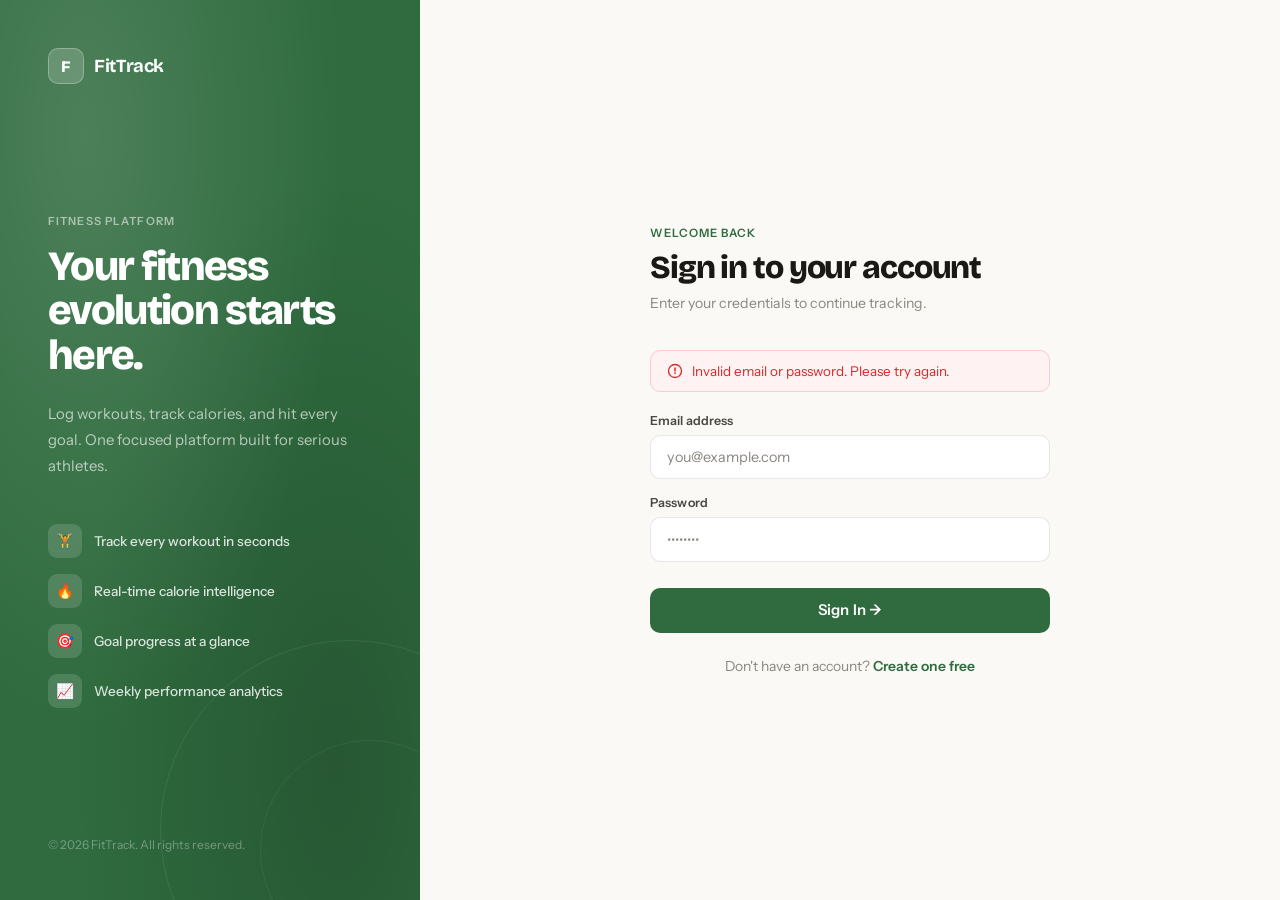
<file: src/main/resources/templates/signin.html>
<!DOCTYPE html>
<html xmlns:th="http://www.thymeleaf.org" lang="en">
<head>
    <meta charset="UTF-8">
    <meta name="viewport" content="width=device-width, initial-scale=1.0">
    <title>Sign In — FitTrack</title>
    <link rel="preconnect" href="https://fonts.googleapis.com">
    <link href="https://fonts.googleapis.com/css2?family=Bricolage+Grotesque:opsz,wght@12..96,400;12..96,600;12..96,800&family=Instrument+Sans:wght@400;500;600&display=swap" rel="stylesheet">
    <style>
        *, *::before, *::after { box-sizing: border-box; margin: 0; padding: 0; }

        :root {
            --accent:    #2f6b3e;
            --accent-dk: #1e4a2b;
            --accent-lt: #e8f2eb;
            --ink:       #1a1916;
            --ink-2:     #4a4840;
            --ink-3:     #8a877f;
            --bg:        #faf9f6;
            --border:    rgba(26,25,22,0.1);
            --red:       #dc2626;
        }

        html, body { height: 100%; }

        body {
            font-family: 'Instrument Sans', sans-serif;
            background: var(--bg);
            color: var(--ink);
        }

        .auth-layout {
            min-height: 100vh;
            display: grid;
            grid-template-columns: 420px 1fr;
        }

        /* ── BRAND PANEL ── */
        .brand-panel {
            background: var(--accent);
            background-image:
                radial-gradient(ellipse at 20% 15%, rgba(255,255,255,0.14) 0%, transparent 55%),
                radial-gradient(ellipse at 80% 85%, rgba(0,0,0,0.18) 0%, transparent 55%);
            padding: 3rem;
            display: flex;
            flex-direction: column;
            position: relative;
            overflow: hidden;
        }

        .brand-panel::before {
            content: '';
            position: absolute;
            bottom: -120px; right: -120px;
            width: 380px; height: 380px;
            border-radius: 50%;
            border: 1px solid rgba(255,255,255,0.08);
        }

        .brand-panel::after {
            content: '';
            position: absolute;
            bottom: -60px; right: -60px;
            width: 220px; height: 220px;
            border-radius: 50%;
            border: 1px solid rgba(255,255,255,0.06);
        }

        .brand-logo {
            display: inline-flex;
            align-items: center;
            gap: 10px;
            text-decoration: none;
        }

        .brand-logo-mark {
            width: 36px; height: 36px;
            background: rgba(255,255,255,0.18);
            border: 1px solid rgba(255,255,255,0.28);
            border-radius: 10px;
            display: flex; align-items: center; justify-content: center;
            font-family: 'Bricolage Grotesque', sans-serif;
            font-weight: 800; font-size: 1rem;
            color: #fff;
        }

        .brand-logo-name {
            font-family: 'Bricolage Grotesque', sans-serif;
            font-weight: 700; font-size: 1.15rem;
            color: #fff; letter-spacing: -0.02em;
        }

        .brand-body {
            flex: 1;
            display: flex;
            flex-direction: column;
            justify-content: center;
            padding: 3rem 0;
        }

        .brand-eyebrow {
            font-size: 0.7rem;
            font-weight: 600;
            letter-spacing: 0.1em;
            text-transform: uppercase;
            color: rgba(255,255,255,0.55);
            margin-bottom: 1rem;
        }

        .brand-headline {
            font-family: 'Bricolage Grotesque', sans-serif;
            font-size: 2.6rem;
            font-weight: 800;
            color: #fff;
            line-height: 1.08;
            letter-spacing: -0.04em;
            margin-bottom: 1.4rem;
        }

        .brand-desc {
            color: rgba(255,255,255,0.65);
            font-size: 0.93rem;
            line-height: 1.75;
            max-width: 300px;
        }

        .brand-features {
            margin-top: 2.8rem;
            display: flex;
            flex-direction: column;
            gap: 1rem;
        }

        .bf-item {
            display: flex; align-items: center; gap: 12px;
        }

        .bf-icon {
            width: 34px; height: 34px;
            background: rgba(255,255,255,0.14);
            border-radius: 9px;
            display: flex; align-items: center; justify-content: center;
            font-size: 0.9rem; flex-shrink: 0;
        }

        .bf-label {
            font-size: 0.85rem;
            color: rgba(255,255,255,0.82);
            font-weight: 500;
        }

        .brand-foot {
            font-size: 0.75rem;
            color: rgba(255,255,255,0.35);
        }

        /* ── FORM PANEL ── */
        .form-panel {
            display: flex;
            align-items: center;
            justify-content: center;
            padding: 3rem 2rem;
            background: var(--bg);
        }

        .form-box {
            width: 100%;
            max-width: 400px;
        }

        .form-header { margin-bottom: 2.4rem; }

        .form-eyebrow {
            font-size: 0.72rem;
            font-weight: 600;
            letter-spacing: 0.09em;
            text-transform: uppercase;
            color: var(--accent);
            margin-bottom: 0.65rem;
        }

        .form-title {
            font-family: 'Bricolage Grotesque', sans-serif;
            font-size: 2rem;
            font-weight: 800;
            color: var(--ink);
            letter-spacing: -0.035em;
            line-height: 1.1;
        }

        .form-subtitle {
            margin-top: 0.5rem;
            font-size: 0.88rem;
            color: var(--ink-3);
        }

        .error-banner {
            display: flex;
            align-items: center;
            gap: 9px;
            background: #fef2f2;
            border: 1px solid #fecaca;
            border-radius: 10px;
            padding: 0.75rem 1rem;
            margin-bottom: 1.3rem;
            font-size: 0.84rem;
            color: var(--red);
        }

        .form-group { margin-bottom: 1rem; }

        .form-label {
            display: block;
            font-size: 0.78rem;
            font-weight: 600;
            color: var(--ink-2);
            margin-bottom: 0.42rem;
            letter-spacing: 0.01em;
        }

        .form-input {
            width: 100%;
            padding: 0.78rem 1rem;
            border: 1px solid var(--border);
            border-radius: 10px;
            font-family: 'Instrument Sans', sans-serif;
            font-size: 0.9rem;
            color: var(--ink);
            background: #fff;
            transition: border-color 0.15s, box-shadow 0.15s;
            outline: none;
        }

        .form-input:focus {
            border-color: var(--accent);
            box-shadow: 0 0 0 3px rgba(47,107,62,0.1);
        }

        .form-input::placeholder { color: var(--ink-3); }

        .btn-submit {
            width: 100%;
            padding: 0.85rem;
            background: var(--accent);
            color: #fff;
            font-family: 'Instrument Sans', sans-serif;
            font-size: 0.93rem;
            font-weight: 600;
            border: none;
            border-radius: 10px;
            cursor: pointer;
            transition: background 0.15s, transform 0.12s;
            margin-top: 0.6rem;
            letter-spacing: 0.01em;
        }

        .btn-submit:hover {
            background: var(--accent-dk);
            transform: translateY(-1px);
        }

        .form-divider {
            display: flex;
            align-items: center;
            gap: 1rem;
            margin: 1.5rem 0;
            color: var(--ink-3);
            font-size: 0.78rem;
        }

        .form-divider::before,
        .form-divider::after {
            content: '';
            flex: 1;
            height: 1px;
            background: var(--border);
        }

        .form-footer {
            margin-top: 1.5rem;
            text-align: center;
            font-size: 0.87rem;
            color: var(--ink-3);
        }

        .form-footer a {
            color: var(--accent);
            font-weight: 600;
            text-decoration: none;
        }

        .form-footer a:hover { text-decoration: underline; }

        @media (max-width: 780px) {
            .auth-layout { grid-template-columns: 1fr; }
            .brand-panel { display: none; }
            .form-panel { padding: 2rem 1.5rem; }
        }
    </style>
</head>
<body>

<div class="auth-layout">

    <!-- BRAND PANEL -->
    <div class="brand-panel">
        <a href="/" class="brand-logo">
            <div class="brand-logo-mark">F</div>
            <span class="brand-logo-name">FitTrack</span>
        </a>

        <div class="brand-body">
            <div class="brand-eyebrow">Fitness Platform</div>
            <h2 class="brand-headline">Your fitness<br>evolution starts<br>here.</h2>
            <p class="brand-desc">Log workouts, track calories, and hit every goal. One focused platform built for serious athletes.</p>

            <div class="brand-features">
                <div class="bf-item">
                    <div class="bf-icon">🏋️</div>
                    <span class="bf-label">Track every workout in seconds</span>
                </div>
                <div class="bf-item">
                    <div class="bf-icon">🔥</div>
                    <span class="bf-label">Real-time calorie intelligence</span>
                </div>
                <div class="bf-item">
                    <div class="bf-icon">🎯</div>
                    <span class="bf-label">Goal progress at a glance</span>
                </div>
                <div class="bf-item">
                    <div class="bf-icon">📈</div>
                    <span class="bf-label">Weekly performance analytics</span>
                </div>
            </div>
        </div>

        <div class="brand-foot">© 2026 FitTrack. All rights reserved.</div>
    </div>

    <!-- FORM PANEL -->
    <div class="form-panel">
        <div class="form-box">

            <div class="form-header">
                <div class="form-eyebrow">Welcome back</div>
                <h1 class="form-title">Sign in to your account</h1>
                <p class="form-subtitle">Enter your credentials to continue tracking.</p>
            </div>

            <div class="error-banner" th:if="${param.error}">
                <svg width="16" height="16" viewBox="0 0 16 16" fill="none">
                    <circle cx="8" cy="8" r="6.5" stroke="#dc2626" stroke-width="1.3"/>
                    <path d="M8 5v3M8 10v.5" stroke="#dc2626" stroke-width="1.5" stroke-linecap="round"/>
                </svg>
                Invalid email or password. Please try again.
            </div>

            <form action="/auth/signin" method="post">

                <div class="form-group">
                    <label class="form-label" for="email">Email address</label>
                    <input type="email" id="email" name="email" class="form-input"
                           placeholder="you@example.com" required autocomplete="email">
                </div>

                <div class="form-group">
                    <label class="form-label" for="password">Password</label>
                    <input type="password" id="password" name="password" class="form-input"
                           placeholder="••••••••" required autocomplete="current-password">
                </div>

                <button type="submit" class="btn-submit">Sign In →</button>

            </form>

            <div class="form-footer">
                Don't have an account? <a href="/auth/signup">Create one free</a>
            </div>

        </div>
    </div>

</div>

</body>
</html>
</file>
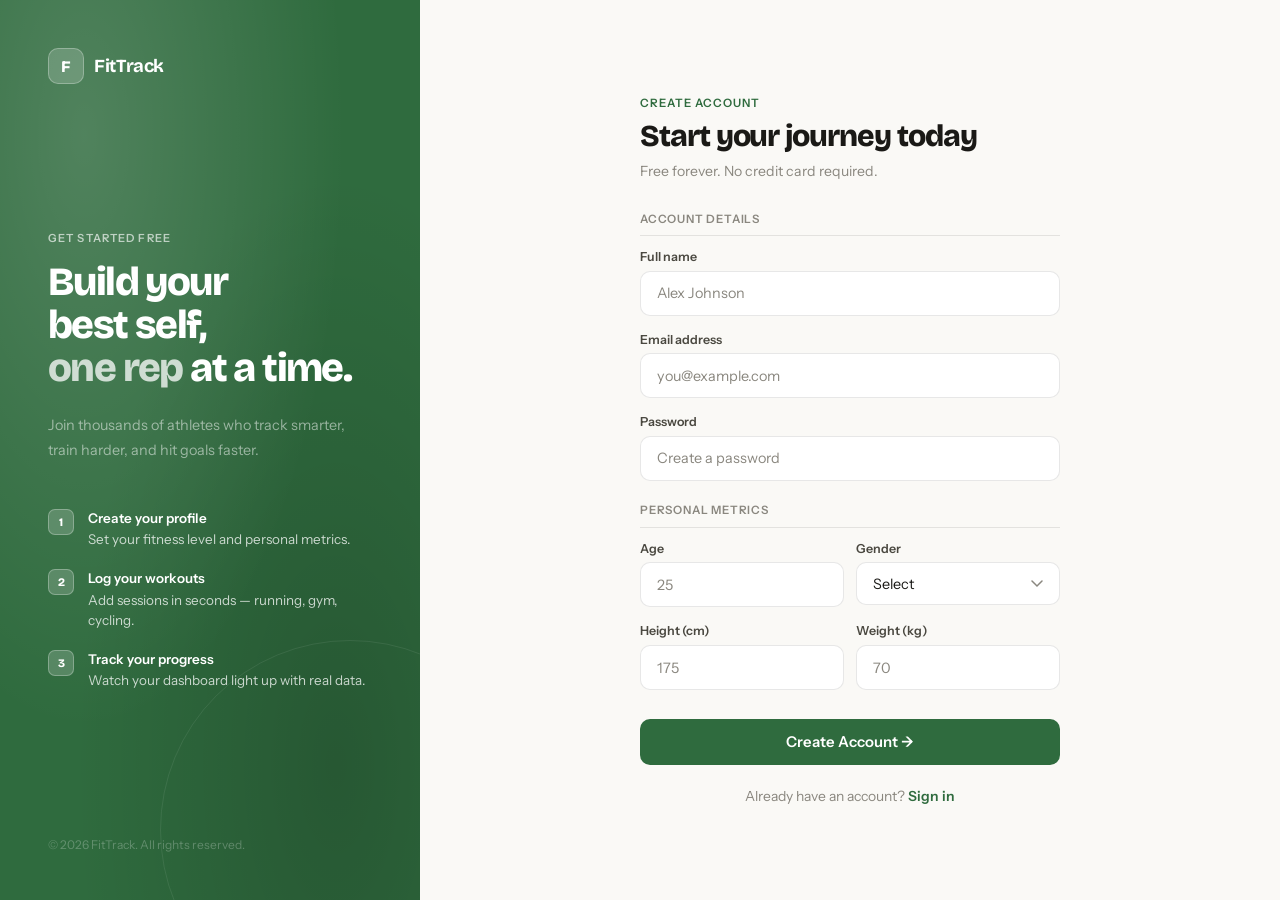
<file: src/main/resources/templates/signup.html>
<!DOCTYPE html>
<html xmlns:th="http://www.thymeleaf.org" lang="en">
<head>
    <meta charset="UTF-8">
    <meta name="viewport" content="width=device-width, initial-scale=1.0">
    <title>Create Account — FitTrack</title>
    <link rel="preconnect" href="https://fonts.googleapis.com">
    <link href="https://fonts.googleapis.com/css2?family=Bricolage+Grotesque:opsz,wght@12..96,400;12..96,600;12..96,800&family=Instrument+Sans:wght@400;500;600&display=swap" rel="stylesheet">
    <style>
        *, *::before, *::after { box-sizing: border-box; margin: 0; padding: 0; }

        :root {
            --accent:    #2f6b3e;
            --accent-dk: #1e4a2b;
            --ink:       #1a1916;
            --ink-2:     #4a4840;
            --ink-3:     #8a877f;
            --bg:        #faf9f6;
            --border:    rgba(26,25,22,0.1);
        }

        html, body { height: 100%; }

        body {
            font-family: 'Instrument Sans', sans-serif;
            background: var(--bg);
            color: var(--ink);
        }

        .auth-layout {
            min-height: 100vh;
            display: grid;
            grid-template-columns: 420px 1fr;
        }

        /* ── BRAND PANEL ── */
        .brand-panel {
            background: var(--accent);
            background-image:
                radial-gradient(ellipse at 20% 15%, rgba(255,255,255,0.16) 0%, transparent 55%),
                radial-gradient(ellipse at 80% 85%, rgba(0,0,0,0.18) 0%, transparent 55%);
            padding: 3rem;
            display: flex;
            flex-direction: column;
            position: relative;
            overflow: hidden;
        }

        .brand-panel::before {
            content: '';
            position: absolute;
            bottom: -120px; right: -120px;
            width: 380px; height: 380px;
            border-radius: 50%;
            border: 1px solid rgba(255,255,255,0.08);
        }

        .brand-logo {
            display: inline-flex;
            align-items: center;
            gap: 10px;
            text-decoration: none;
        }

        .brand-logo-mark {
            width: 36px; height: 36px;
            background: rgba(255,255,255,0.18);
            border: 1px solid rgba(255,255,255,0.28);
            border-radius: 10px;
            display: flex; align-items: center; justify-content: center;
            font-family: 'Bricolage Grotesque', sans-serif;
            font-weight: 800; font-size: 1rem;
            color: #fff;
        }

        .brand-logo-name {
            font-family: 'Bricolage Grotesque', sans-serif;
            font-weight: 700; font-size: 1.15rem;
            color: #fff; letter-spacing: -0.02em;
        }

        .brand-body {
            flex: 1;
            display: flex;
            flex-direction: column;
            justify-content: center;
            padding: 3rem 0;
        }

        .brand-eyebrow {
            font-size: 0.7rem;
            font-weight: 600;
            letter-spacing: 0.1em;
            text-transform: uppercase;
            color: rgba(255,255,255,0.65);
            margin-bottom: 1rem;
        }

        .brand-headline {
            font-family: 'Bricolage Grotesque', sans-serif;
            font-size: 2.5rem;
            font-weight: 800;
            color: #fff;
            line-height: 1.08;
            letter-spacing: -0.04em;
            margin-bottom: 1.4rem;
        }

        .brand-headline span { color: rgba(255,255,255,0.75); }

        .brand-desc {
            color: rgba(255,255,255,0.5);
            font-size: 0.9rem;
            line-height: 1.75;
            max-width: 300px;
        }

        .brand-steps {
            margin-top: 2.8rem;
            display: flex;
            flex-direction: column;
            gap: 1.2rem;
        }

        .bs-item {
            display: flex; align-items: flex-start; gap: 14px;
        }

        .bs-num {
            width: 26px; height: 26px;
            background: rgba(255,255,255,0.18);
            border: 1px solid rgba(255,255,255,0.28);
            border-radius: 7px;
            display: flex; align-items: center; justify-content: center;
            font-family: 'Bricolage Grotesque', sans-serif;
            font-size: 0.72rem; font-weight: 800;
            color: #fff;
            flex-shrink: 0; margin-top: 1px;
        }

        .bs-text { font-size: 0.84rem; color: rgba(255,255,255,0.75); line-height: 1.5; }
        .bs-text strong { color: #fff; font-weight: 600; display: block; margin-bottom: 1px; }

        .brand-foot {
            font-size: 0.75rem;
            color: rgba(255,255,255,0.25);
        }

        /* ── FORM PANEL ── */
        .form-panel {
            display: flex;
            align-items: center;
            justify-content: center;
            padding: 2.5rem 2rem;
            background: var(--bg);
            overflow-y: auto;
        }

        .form-box {
            width: 100%;
            max-width: 420px;
            padding: 0.5rem 0;
        }

        .form-header { margin-bottom: 2rem; }

        .form-eyebrow {
            font-size: 0.72rem;
            font-weight: 600;
            letter-spacing: 0.09em;
            text-transform: uppercase;
            color: var(--accent);
            margin-bottom: 0.65rem;
        }

        .form-title {
            font-family: 'Bricolage Grotesque', sans-serif;
            font-size: 1.9rem;
            font-weight: 800;
            color: var(--ink);
            letter-spacing: -0.035em;
            line-height: 1.1;
        }

        .form-subtitle {
            margin-top: 0.5rem;
            font-size: 0.88rem;
            color: var(--ink-3);
        }

        .form-group { margin-bottom: 1rem; }

        .form-row {
            display: grid;
            grid-template-columns: 1fr 1fr;
            gap: 0.75rem;
        }

        .form-label {
            display: block;
            font-size: 0.78rem;
            font-weight: 600;
            color: var(--ink-2);
            margin-bottom: 0.42rem;
        }

        .form-input,
        .form-select {
            width: 100%;
            padding: 0.78rem 1rem;
            border: 1px solid var(--border);
            border-radius: 10px;
            font-family: 'Instrument Sans', sans-serif;
            font-size: 0.9rem;
            color: var(--ink);
            background: #fff;
            transition: border-color 0.15s, box-shadow 0.15s;
            outline: none;
            appearance: none;
        }

        .form-input:focus,
        .form-select:focus {
            border-color: var(--accent);
            box-shadow: 0 0 0 3px rgba(47,107,62,0.1);
        }

        .form-input::placeholder { color: var(--ink-3); }

        .form-select { background-image: url("data:image/svg+xml,%3Csvg xmlns='http://www.w3.org/2000/svg' width='12' height='8' viewBox='0 0 12 8'%3E%3Cpath d='M1 1l5 5 5-5' stroke='%238a877f' stroke-width='1.5' fill='none' stroke-linecap='round'/%3E%3C/svg%3E"); background-repeat: no-repeat; background-position: right 1rem center; padding-right: 2.5rem; }

        .form-section-label {
            font-size: 0.72rem;
            font-weight: 600;
            letter-spacing: 0.07em;
            text-transform: uppercase;
            color: var(--ink-3);
            margin: 1.4rem 0 0.8rem;
            padding-bottom: 0.6rem;
            border-bottom: 1px solid var(--border);
        }

        .btn-submit {
            width: 100%;
            padding: 0.88rem;
            background: var(--accent);
            color: #fff;
            font-family: 'Instrument Sans', sans-serif;
            font-size: 0.93rem;
            font-weight: 600;
            border: none;
            border-radius: 10px;
            cursor: pointer;
            transition: background 0.15s, transform 0.12s;
            margin-top: 0.8rem;
        }

        .btn-submit:hover {
            background: var(--accent-dk);
            transform: translateY(-1px);
        }

        .form-footer {
            margin-top: 1.4rem;
            text-align: center;
            font-size: 0.87rem;
            color: var(--ink-3);
        }

        .form-footer a {
            color: var(--accent);
            font-weight: 600;
            text-decoration: none;
        }

        .form-footer a:hover { text-decoration: underline; }

        @media (max-width: 780px) {
            .auth-layout { grid-template-columns: 1fr; }
            .brand-panel { display: none; }
            .form-panel { padding: 2rem 1.5rem; }
        }
    </style>
</head>
<body>

<div class="auth-layout">

    <!-- BRAND PANEL -->
    <div class="brand-panel">
        <a href="/" class="brand-logo">
            <div class="brand-logo-mark">F</div>
            <span class="brand-logo-name">FitTrack</span>
        </a>

        <div class="brand-body">
            <div class="brand-eyebrow">Get started free</div>
            <h2 class="brand-headline">Build your<br>best self,<br><span>one rep</span> at a time.</h2>
            <p class="brand-desc">Join thousands of athletes who track smarter, train harder, and hit goals faster.</p>

            <div class="brand-steps">
                <div class="bs-item">
                    <div class="bs-num">1</div>
                    <div class="bs-text">
                        <strong>Create your profile</strong>
                        Set your fitness level and personal metrics.
                    </div>
                </div>
                <div class="bs-item">
                    <div class="bs-num">2</div>
                    <div class="bs-text">
                        <strong>Log your workouts</strong>
                        Add sessions in seconds — running, gym, cycling.
                    </div>
                </div>
                <div class="bs-item">
                    <div class="bs-num">3</div>
                    <div class="bs-text">
                        <strong>Track your progress</strong>
                        Watch your dashboard light up with real data.
                    </div>
                </div>
            </div>
        </div>

        <div class="brand-foot">© 2026 FitTrack. All rights reserved.</div>
    </div>

    <!-- FORM PANEL -->
    <div class="form-panel">
        <div class="form-box">

            <div class="form-header">
                <div class="form-eyebrow">Create account</div>
                <h1 class="form-title">Start your journey today</h1>
                <p class="form-subtitle">Free forever. No credit card required.</p>
            </div>

            <form action="/auth/signup" method="post">

                <div class="form-section-label">Account Details</div>

                <div class="form-group">
                    <label class="form-label" for="name">Full name</label>
                    <input type="text" id="name" name="name" class="form-input"
                           placeholder="Alex Johnson" required autocomplete="name">
                </div>

                <div class="form-group">
                    <label class="form-label" for="email">Email address</label>
                    <input type="email" id="email" name="email" class="form-input"
                           placeholder="you@example.com" required autocomplete="email">
                </div>

                <div class="form-group">
                    <label class="form-label" for="password">Password</label>
                    <input type="password" id="password" name="password" class="form-input"
                           placeholder="Create a password" required autocomplete="new-password">
                </div>

                <div class="form-section-label">Personal Metrics</div>

                <div class="form-row">
                    <div class="form-group">
                        <label class="form-label" for="age">Age</label>
                        <input type="number" id="age" name="age" class="form-input"
                               placeholder="25" min="10" max="100" required>
                    </div>
                    <div class="form-group">
                        <label class="form-label" for="gender">Gender</label>
                        <select id="gender" name="gender" class="form-select" required>
                            <option value="">Select</option>
                            <option value="MALE">Male</option>
                            <option value="FEMALE">Female</option>
                            <option value="OTHER">Other</option>
                        </select>
                    </div>
                </div>

                <div class="form-row">
                    <div class="form-group">
                        <label class="form-label" for="height">Height (cm)</label>
                        <input type="number" id="height" name="height" class="form-input"
                               placeholder="175" step="0.1">
                    </div>
                    <div class="form-group">
                        <label class="form-label" for="weight">Weight (kg)</label>
                        <input type="number" id="weight" name="weight" class="form-input"
                               placeholder="70" step="0.1">
                    </div>
                </div>

                <button type="submit" class="btn-submit">Create Account →</button>

            </form>

            <div class="form-footer">
                Already have an account? <a href="/auth/signin">Sign in</a>
            </div>

        </div>
    </div>

</div>

</body>
</html>
</file>
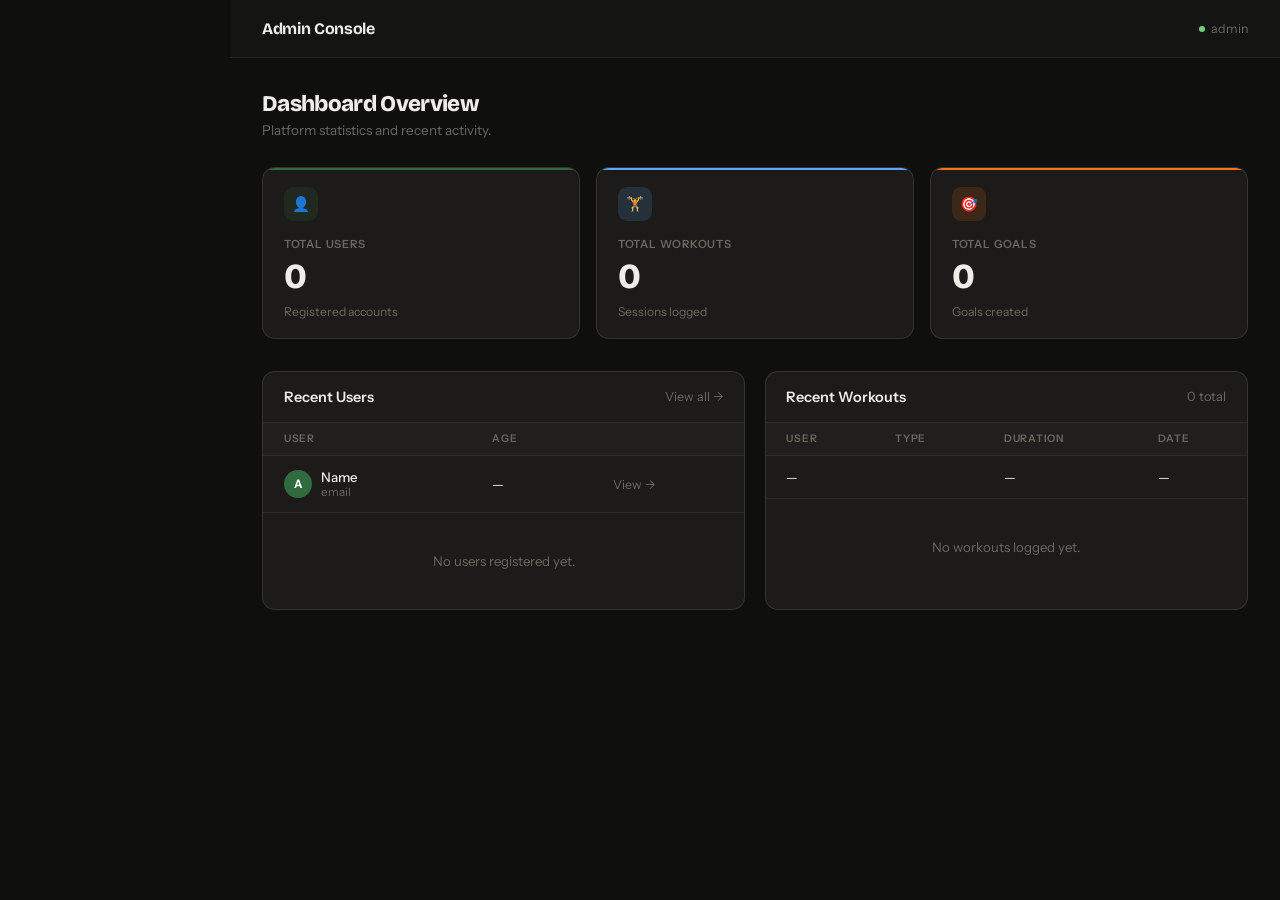
<file: src/main/resources/templates/admin/dashboard.html>
<!DOCTYPE html>
<html xmlns:th="http://www.thymeleaf.org" lang="en">
<head>
    <meta charset="UTF-8">
    <meta name="viewport" content="width=device-width, initial-scale=1.0">
    <title>Admin Dashboard — FitTrack</title>
    <link rel="preconnect" href="https://fonts.googleapis.com">
    <link href="https://fonts.googleapis.com/css2?family=Bricolage+Grotesque:opsz,wght@12..96,600;12..96,800&family=Instrument+Sans:wght@400;500;600&display=swap" rel="stylesheet">
    <style>
        *, *::before, *::after { box-sizing: border-box; margin: 0; padding: 0; }

        :root {
            --sidebar-w: 230px;
            --bg:        #0f0f0e;
            --sidebar:   #141412;
            --surface:   #1c1b19;
            --surface-2: #232220;
            --border:    rgba(255,255,255,0.07);
            --border-md: rgba(255,255,255,0.11);
            --ink:       #f0ede8;
            --ink-2:     #a09d97;
            --ink-3:     #6b6860;
            --accent:    #2f6b3e;
            --accent-lt: rgba(47,107,62,0.18);
            --accent-bd: rgba(47,107,62,0.35);
            --green:     #6fcf7a;
            --orange:    #f97316;
            --orange-lt: rgba(249,115,22,0.15);
            --blue:      #60a5fa;
            --blue-lt:   rgba(96,165,250,0.15);
            --teal:      #2dd4bf;
            --teal-lt:   rgba(45,212,191,0.15);
        }

        body {
            font-family: 'Instrument Sans', sans-serif;
            background: var(--bg);
            color: var(--ink);
            min-height: 100vh;
            display: flex;
        }

        /* ── SIDEBAR ── */
        .admin-sidebar {
            width: var(--sidebar-w);
            flex-shrink: 0;
            background: var(--sidebar);
            border-right: 1px solid var(--border);
            display: flex;
            flex-direction: column;
            position: fixed;
            top: 0; left: 0; bottom: 0;
            z-index: 100;
        }

        .as-logo { padding: 1.4rem 1.2rem 1.2rem; border-bottom: 1px solid var(--border); }

        .as-logo-link {
            display: flex; align-items: center; gap: 10px;
            text-decoration: none;
        }

        .as-logo-mark {
            width: 34px; height: 34px;
            background: var(--accent);
            border-radius: 9px;
            display: flex; align-items: center; justify-content: center;
            font-family: 'Bricolage Grotesque', sans-serif;
            font-weight: 800; font-size: 1rem;
            color: #fff; flex-shrink: 0;
        }

        .as-brand {
            font-family: 'Bricolage Grotesque', sans-serif;
            font-weight: 700; font-size: 1rem;
            color: var(--ink); letter-spacing: -0.02em;
        }

        .as-role { font-size: 0.68rem; color: var(--ink-3); margin-top: 1px; }

        .as-nav { flex: 1; padding: 1rem 0.7rem; overflow-y: auto; }

        .as-section-label {
            font-size: 0.62rem;
            font-weight: 700;
            letter-spacing: 0.1em;
            text-transform: uppercase;
            color: var(--ink-3);
            padding: 0.8rem 0.6rem 0.4rem;
        }

        .as-item {
            display: flex;
            align-items: center;
            gap: 9px;
            padding: 0.52rem 0.75rem;
            border-radius: 8px;
            font-size: 0.84rem;
            font-weight: 500;
            color: var(--ink-2);
            text-decoration: none;
            transition: background 0.12s, color 0.12s;
            margin-bottom: 2px;
        }

        .as-item:hover { background: rgba(255,255,255,0.05); color: var(--ink); }

        .as-active { background: var(--accent-lt) !important; color: var(--green) !important; font-weight: 600; }

        .as-icon { width: 15px; height: 15px; flex-shrink: 0; }

        .as-footer {
            padding: 0.9rem 1rem;
            border-top: 1px solid var(--border);
            display: flex;
            flex-direction: column;
            gap: 0.3rem;
        }

        .as-footer-link, .as-logout {
            display: flex;
            align-items: center;
            gap: 8px;
            padding: 0.5rem 0.6rem;
            border-radius: 7px;
            font-size: 0.8rem;
            color: var(--ink-3);
            text-decoration: none;
            transition: background 0.12s, color 0.12s;
        }

        .as-footer-link:hover { background: rgba(255,255,255,0.05); color: var(--ink-2); }
        .as-logout:hover { background: rgba(239,68,68,0.1); color: #fca5a5; }

        /* ── MAIN CONTENT ── */
        .admin-main {
            margin-left: var(--sidebar-w);
            flex: 1;
            display: flex;
            flex-direction: column;
            min-height: 100vh;
        }

        /* TOP BAR */
        .admin-topbar {
            height: 58px;
            padding: 0 2rem;
            display: flex;
            align-items: center;
            justify-content: space-between;
            border-bottom: 1px solid var(--border);
            background: var(--sidebar);
            position: sticky; top: 0; z-index: 50;
        }

        .topbar-title {
            font-family: 'Bricolage Grotesque', sans-serif;
            font-size: 1rem;
            font-weight: 700;
            color: var(--ink);
            letter-spacing: -0.02em;
        }

        .topbar-right { display: flex; align-items: center; gap: 1rem; }

        .admin-tag {
            display: flex; align-items: center; gap: 6px;
            font-size: 0.78rem; color: var(--ink-3);
        }

        .admin-dot {
            width: 6px; height: 6px;
            border-radius: 50%;
            background: var(--green);
            animation: pulse 2s infinite;
        }

        @keyframes pulse { 0%,100%{opacity:1;transform:scale(1)} 50%{opacity:0.4;transform:scale(0.7)} }

        /* PAGE BODY */
        .admin-body { padding: 2rem; flex: 1; }

        .page-heading {
            margin-bottom: 1.8rem;
        }

        .page-title {
            font-family: 'Bricolage Grotesque', sans-serif;
            font-size: 1.4rem;
            font-weight: 800;
            color: var(--ink);
            letter-spacing: -0.03em;
        }

        .page-subtitle { font-size: 0.84rem; color: var(--ink-3); margin-top: 0.3rem; }

        /* ── STAT CARDS ── */
        .stats-row {
            display: grid;
            grid-template-columns: repeat(3, 1fr);
            gap: 1rem;
            margin-bottom: 2rem;
        }

        .stat-card {
            background: var(--surface);
            border: 1px solid var(--border-md);
            border-radius: 13px;
            padding: 1.2rem 1.3rem;
            position: relative;
            overflow: hidden;
        }

        .stat-card::before {
            content: '';
            position: absolute;
            top: 0; left: 0; right: 0;
            height: 2px;
        }

        .sc-green::before  { background: var(--accent); }
        .sc-blue::before   { background: var(--blue); }
        .sc-orange::before { background: var(--orange); }

        .stat-icon {
            width: 34px; height: 34px;
            border-radius: 9px;
            display: flex; align-items: center; justify-content: center;
            font-size: 0.9rem;
            margin-bottom: 1rem;
        }

        .si-green  { background: var(--accent-lt); }
        .si-blue   { background: var(--blue-lt); }
        .si-orange { background: var(--orange-lt); }

        .stat-label {
            font-size: 0.7rem;
            font-weight: 600;
            letter-spacing: 0.07em;
            text-transform: uppercase;
            color: var(--ink-3);
            margin-bottom: 0.5rem;
        }

        .stat-value {
            font-family: 'Bricolage Grotesque', sans-serif;
            font-size: 2.2rem;
            font-weight: 800;
            color: var(--ink);
            letter-spacing: -0.05em;
            line-height: 1;
        }

        .stat-meta { font-size: 0.76rem; color: var(--ink-3); margin-top: 0.6rem; }

        /* ── GRID ── */
        .content-grid {
            display: grid;
            grid-template-columns: 1fr 1fr;
            gap: 1.2rem;
        }

        /* ── TABLE CARD ── */
        .table-card {
            background: var(--surface);
            border: 1px solid var(--border-md);
            border-radius: 13px;
            overflow: hidden;
        }

        .tc-head {
            padding: 1rem 1.3rem;
            display: flex;
            align-items: center;
            justify-content: space-between;
            border-bottom: 1px solid var(--border);
        }

        .tc-title { font-size: 0.9rem; font-weight: 600; color: var(--ink); }

        .tc-link {
            font-size: 0.78rem;
            color: var(--ink-3);
            text-decoration: none;
            transition: color 0.12s;
        }

        .tc-link:hover { color: var(--green); }

        /* USERS TABLE */
        .data-table { width: 100%; border-collapse: collapse; }

        .data-table th {
            padding: 0.6rem 1.3rem;
            font-size: 0.65rem;
            font-weight: 600;
            text-transform: uppercase;
            letter-spacing: 0.07em;
            color: var(--ink-3);
            text-align: left;
            background: rgba(255,255,255,0.02);
            border-bottom: 1px solid var(--border);
        }

        .data-table td {
            padding: 0.8rem 1.3rem;
            font-size: 0.83rem;
            color: var(--ink);
            vertical-align: middle;
            border-bottom: 1px solid var(--border);
        }

        .data-table tbody tr:last-child td { border-bottom: none; }

        .data-table tbody tr:hover td { background: rgba(255,255,255,0.025); }

        /* USER CELL */
        .user-cell { display: flex; align-items: center; gap: 9px; }

        .user-avatar {
            width: 28px; height: 28px;
            border-radius: 50%;
            background: var(--accent);
            color: #fff;
            font-size: 0.72rem;
            font-weight: 700;
            display: flex; align-items: center; justify-content: center;
            flex-shrink: 0;
        }

        .user-name { font-size: 0.83rem; font-weight: 500; color: var(--ink); }
        .user-email { font-size: 0.73rem; color: var(--ink-3); }

        /* WORKOUT BADGE */
        .wo-badge {
            display: inline-flex;
            align-items: center;
            gap: 4px;
            padding: 2px 8px;
            border-radius: 20px;
            font-size: 0.72rem;
            font-weight: 600;
        }

        .wo-run   { background: var(--accent-lt); color: var(--green); }
        .wo-gym   { background: var(--blue-lt);   color: var(--blue); }
        .wo-cycle { background: var(--orange-lt);  color: var(--orange); }

        .view-link {
            font-size: 0.78rem;
            color: var(--ink-3);
            text-decoration: none;
            transition: color 0.12s;
        }

        .view-link:hover { color: var(--green); }

        .muted { color: var(--ink-3); font-size: 0.8rem; }

        /* EMPTY */
        .empty-row td {
            text-align: center;
            padding: 2.5rem !important;
            color: var(--ink-3);
            font-size: 0.83rem;
        }

        @media (max-width: 960px) {
            .stats-row    { grid-template-columns: 1fr 1fr; }
            .content-grid { grid-template-columns: 1fr; }
        }

        @media (max-width: 700px) {
            .admin-sidebar { display: none; }
            .admin-main { margin-left: 0; }
            .stats-row { grid-template-columns: 1fr; }
        }
    </style>
</head>
<body>

<!-- SIDEBAR -->
<div th:replace="fragments/admin-nav :: adminNav('dashboard')"></div>

<div class="admin-main">

    <!-- TOP BAR -->
    <div class="admin-topbar">
        <div class="topbar-title">Admin Console</div>
        <div class="topbar-right">
            <div class="admin-tag">
                <span class="admin-dot"></span>
                <span th:text="${session.admin?.username}">admin</span>
            </div>
        </div>
    </div>

    <!-- BODY -->
    <div class="admin-body">

        <div class="page-heading">
            <div class="page-title">Dashboard Overview</div>
            <div class="page-subtitle">Platform statistics and recent activity.</div>
        </div>

        <!-- STAT CARDS -->
        <div class="stats-row">

            <div class="stat-card sc-green">
                <div class="stat-icon si-green">👤</div>
                <div class="stat-label">Total Users</div>
                <div class="stat-value" th:text="${totalUsers}">0</div>
                <div class="stat-meta">Registered accounts</div>
            </div>

            <div class="stat-card sc-blue">
                <div class="stat-icon si-blue">🏋️</div>
                <div class="stat-label">Total Workouts</div>
                <div class="stat-value" th:text="${totalWorkouts}">0</div>
                <div class="stat-meta">Sessions logged</div>
            </div>

            <div class="stat-card sc-orange">
                <div class="stat-icon si-orange">🎯</div>
                <div class="stat-label">Total Goals</div>
                <div class="stat-value" th:text="${totalGoals}">0</div>
                <div class="stat-meta">Goals created</div>
            </div>

        </div>

        <!-- CONTENT GRID -->
        <div class="content-grid">

            <!-- RECENT USERS -->
            <div class="table-card">
                <div class="tc-head">
                    <span class="tc-title">Recent Users</span>
                    <a href="/admin/users" class="tc-link">View all →</a>
                </div>
                <table class="data-table">
                    <thead>
                        <tr>
                            <th>User</th>
                            <th>Age</th>
                            <th></th>
                        </tr>
                    </thead>
                    <tbody>
                        <tr th:each="u : ${recentUsers}">
                            <td>
                                <div class="user-cell">
                                    <div class="user-avatar"
                                         th:text="${u.name.substring(0,1).toUpperCase()}">A</div>
                                    <div>
                                        <div class="user-name" th:text="${u.name}">Name</div>
                                        <div class="user-email" th:text="${u.email}">email</div>
                                    </div>
                                </div>
                            </td>
                            <td class="muted" th:text="${u.age}">—</td>
                            <td>
                                <a th:href="@{/admin/users/detail(email=${u.email})}"
                                   class="view-link">View →</a>
                            </td>
                        </tr>
                        <tr class="empty-row" th:if="${recentUsers.isEmpty()}">
                            <td colspan="3">No users registered yet.</td>
                        </tr>
                    </tbody>
                </table>
            </div>

            <!-- RECENT WORKOUTS -->
            <div class="table-card">
                <div class="tc-head">
                    <span class="tc-title">Recent Workouts</span>
                    <span class="muted" th:text="${totalWorkouts} + ' total'">0 total</span>
                </div>
                <table class="data-table">
                    <thead>
                        <tr>
                            <th>User</th>
                            <th>Type</th>
                            <th>Duration</th>
                            <th>Date</th>
                        </tr>
                    </thead>
                    <tbody>
                        <tr th:each="w : ${recentWorkouts}">
                            <td class="muted"
                                th:text="${w.user != null ? w.user.name : '—'}">—</td>
                            <td>
                                <span class="wo-badge"
                                      th:classappend="${w.workout.name() == 'RUNNING'} ? 'wo-run' :
                                                     (${w.workout.name() == 'GYM'} ? 'wo-gym' : 'wo-cycle')"
                                      th:text="${#strings.capitalize(w.workout.name().toLowerCase())}">
                                </span>
                            </td>
                            <td class="muted" th:text="${w.duration} + ' min'">—</td>
                            <td class="muted" th:text="${w.date}">—</td>
                        </tr>
                        <tr class="empty-row" th:if="${recentWorkouts.isEmpty()}">
                            <td colspan="4">No workouts logged yet.</td>
                        </tr>
                    </tbody>
                </table>
            </div>

        </div>
    </div>
</div>

</body>
</html>
</file>
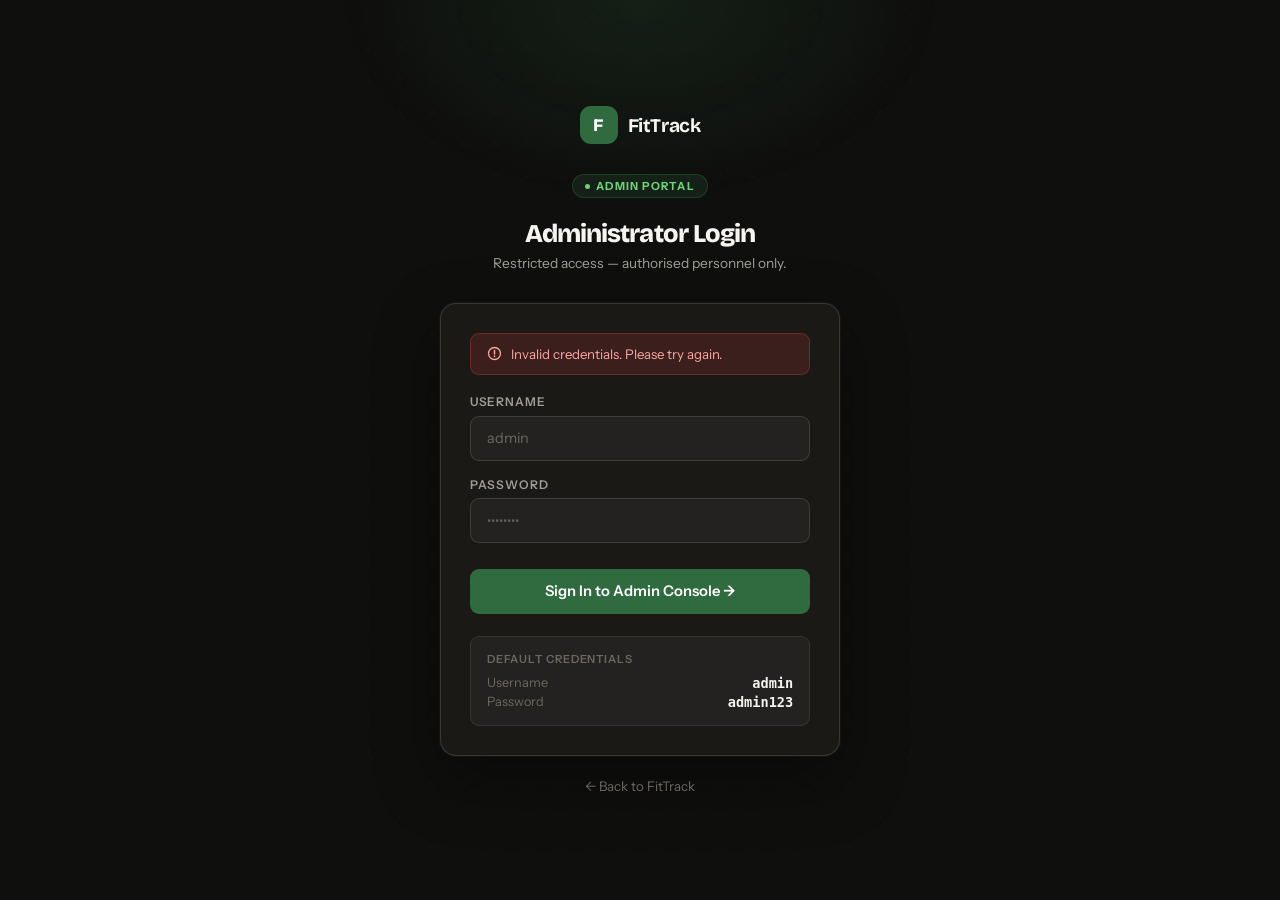
<file: src/main/resources/templates/admin/login.html>
<!DOCTYPE html>
<html xmlns:th="http://www.thymeleaf.org" lang="en">
<head>
    <meta charset="UTF-8">
    <meta name="viewport" content="width=device-width, initial-scale=1.0">
    <title>Admin Login — FitTrack</title>
    <link rel="preconnect" href="https://fonts.googleapis.com">
    <link href="https://fonts.googleapis.com/css2?family=Bricolage+Grotesque:opsz,wght@12..96,700;12..96,800&family=Instrument+Sans:wght@400;500;600&display=swap" rel="stylesheet">
    <style>
        *, *::before, *::after { box-sizing: border-box; margin: 0; padding: 0; }

        :root {
            --bg:        #0f0f0e;
            --surface:   #1a1916;
            --surface-2: #232220;
            --border:    rgba(255,255,255,0.08);
            --border-md: rgba(255,255,255,0.13);
            --ink:       #f5f4f1;
            --ink-2:     #a09d97;
            --ink-3:     #6b6860;
            --accent:    #2f6b3e;
            --accent-lt: rgba(47,107,62,0.2);
            --accent-bd: rgba(47,107,62,0.4);
            --red:       #ef4444;
            --red-lt:    rgba(239,68,68,0.15);
        }

        html, body { height: 100%; }

        body {
            font-family: 'Instrument Sans', sans-serif;
            background: var(--bg);
            color: var(--ink);
            display: flex;
            align-items: center;
            justify-content: center;
            min-height: 100vh;
            padding: 2rem 1rem;
        }

        /* BG GRID */
        body::before {
            content: '';
            position: fixed; inset: 0;
            background-image: radial-gradient(circle, rgba(255,255,255,0.04) 1px, transparent 1px);
            background-size: 32px 32px;
            pointer-events: none;
        }

        body::after {
            content: '';
            position: fixed;
            top: -200px; left: 50%; transform: translateX(-50%);
            width: 600px; height: 400px;
            background: radial-gradient(ellipse, rgba(47,107,62,0.18) 0%, transparent 70%);
            pointer-events: none;
        }

        .login-wrap {
            position: relative;
            z-index: 1;
            width: 100%;
            max-width: 400px;
        }

        /* HEADER */
        .login-header {
            text-align: center;
            margin-bottom: 2rem;
        }

        .login-logo {
            display: inline-flex;
            align-items: center;
            gap: 10px;
            text-decoration: none;
            margin-bottom: 1.8rem;
        }

        .login-logo-mark {
            width: 38px; height: 38px;
            background: var(--accent);
            border-radius: 11px;
            display: flex; align-items: center; justify-content: center;
            font-family: 'Bricolage Grotesque', sans-serif;
            font-weight: 800; font-size: 1.1rem;
            color: #fff;
        }

        .login-logo-name {
            font-family: 'Bricolage Grotesque', sans-serif;
            font-weight: 700; font-size: 1.2rem;
            color: var(--ink); letter-spacing: -0.02em;
        }

        .admin-badge {
            display: inline-flex;
            align-items: center;
            gap: 6px;
            background: var(--accent-lt);
            border: 1px solid var(--accent-bd);
            color: #6fcf7a;
            font-size: 0.7rem;
            font-weight: 700;
            letter-spacing: 0.1em;
            text-transform: uppercase;
            padding: 4px 12px;
            border-radius: 20px;
            margin-bottom: 1.2rem;
        }

        .admin-dot {
            width: 5px; height: 5px;
            border-radius: 50%;
            background: #6fcf7a;
            animation: pulse 2s infinite;
        }

        @keyframes pulse {
            0%, 100% { opacity: 1; transform: scale(1); }
            50%       { opacity: 0.4; transform: scale(0.7); }
        }

        .login-title {
            font-family: 'Bricolage Grotesque', sans-serif;
            font-size: 1.6rem; font-weight: 800;
            color: var(--ink); letter-spacing: -0.035em;
            margin-bottom: 0.4rem;
        }

        .login-subtitle { font-size: 0.86rem; color: var(--ink-2); }

        /* CARD */
        .login-card {
            background: var(--surface);
            border: 1px solid var(--border-md);
            border-radius: 16px;
            padding: 1.8rem;
            box-shadow: 0 0 0 1px rgba(255,255,255,0.03), 0 24px 64px rgba(0,0,0,0.4);
        }

        /* ERROR */
        .error-banner {
            display: flex;
            align-items: center;
            gap: 9px;
            background: var(--red-lt);
            border: 1px solid rgba(239,68,68,0.3);
            border-radius: 9px;
            padding: 0.75rem 1rem;
            margin-bottom: 1.2rem;
            font-size: 0.83rem;
            color: #fca5a5;
        }

        /* FORM */
        .form-group { margin-bottom: 1rem; }

        .form-label {
            display: block;
            font-size: 0.75rem;
            font-weight: 600;
            color: var(--ink-2);
            text-transform: uppercase;
            letter-spacing: 0.07em;
            margin-bottom: 0.42rem;
        }

        .form-input {
            width: 100%;
            padding: 0.78rem 1rem;
            background: var(--surface-2);
            border: 1px solid var(--border-md);
            border-radius: 9px;
            font-family: 'Instrument Sans', sans-serif;
            font-size: 0.9rem;
            color: var(--ink);
            outline: none;
            transition: border-color 0.15s, box-shadow 0.15s;
        }

        .form-input:focus {
            border-color: var(--accent);
            box-shadow: 0 0 0 3px rgba(47,107,62,0.2);
        }

        .form-input::placeholder { color: var(--ink-3); }

        .btn-submit {
            width: 100%;
            padding: 0.85rem;
            margin-top: 0.6rem;
            background: var(--accent);
            color: #fff;
            font-family: 'Instrument Sans', sans-serif;
            font-size: 0.92rem;
            font-weight: 600;
            border: none;
            border-radius: 9px;
            cursor: pointer;
            transition: background 0.15s, transform 0.12s;
        }

        .btn-submit:hover {
            background: #255730;
            transform: translateY(-1px);
        }

        /* CREDENTIALS HINT */
        .credentials-hint {
            margin-top: 1.4rem;
            padding: 0.9rem 1rem;
            background: var(--surface-2);
            border: 1px solid var(--border);
            border-radius: 9px;
        }

        .ch-title {
            font-size: 0.7rem;
            font-weight: 600;
            letter-spacing: 0.08em;
            text-transform: uppercase;
            color: var(--ink-3);
            margin-bottom: 0.6rem;
        }

        .ch-row {
            display: flex;
            justify-content: space-between;
            font-size: 0.8rem;
            color: var(--ink-2);
            margin-bottom: 3px;
        }

        .ch-row:last-child { margin-bottom: 0; }
        .ch-key { color: var(--ink-3); }
        .ch-val { font-weight: 600; color: var(--ink); font-family: monospace; font-size: 0.85rem; }

        /* BACK LINK */
        .back-link {
            display: block;
            text-align: center;
            margin-top: 1.4rem;
            font-size: 0.83rem;
            color: var(--ink-3);
            text-decoration: none;
            transition: color 0.12s;
        }

        .back-link:hover { color: var(--ink-2); }
    </style>
</head>
<body>

<div class="login-wrap">

    <div class="login-header">
        <a href="/" class="login-logo">
            <div class="login-logo-mark">F</div>
            <span class="login-logo-name">FitTrack</span>
        </a>
        <div>
            <div class="admin-badge">
                <span class="admin-dot"></span>
                Admin Portal
            </div>
        </div>
        <div class="login-title">Administrator Login</div>
        <div class="login-subtitle">Restricted access — authorised personnel only.</div>
    </div>

    <div class="login-card">

        <div class="error-banner" th:if="${param.error}">
            <svg width="15" height="15" viewBox="0 0 15 15" fill="none">
                <circle cx="7.5" cy="7.5" r="6" stroke="#fca5a5" stroke-width="1.3"/>
                <path d="M7.5 4.5v3.5M7.5 10v.5" stroke="#fca5a5" stroke-width="1.5" stroke-linecap="round"/>
            </svg>
            Invalid credentials. Please try again.
        </div>

        <form action="/admin/login" method="post">

            <div class="form-group">
                <label class="form-label" for="username">Username</label>
                <input type="text" id="username" name="username"
                       class="form-input" placeholder="admin" required autocomplete="username">
            </div>

            <div class="form-group">
                <label class="form-label" for="password">Password</label>
                <input type="password" id="password" name="password"
                       class="form-input" placeholder="••••••••" required autocomplete="current-password">
            </div>

            <button type="submit" class="btn-submit">Sign In to Admin Console →</button>

        </form>

        <div class="credentials-hint">
            <div class="ch-title">Default Credentials</div>
            <div class="ch-row">
                <span class="ch-key">Username</span>
                <span class="ch-val">admin</span>
            </div>
            <div class="ch-row">
                <span class="ch-key">Password</span>
                <span class="ch-val">admin123</span>
            </div>
        </div>

    </div>

    <a href="/" class="back-link">← Back to FitTrack</a>

</div>

</body>
</html>
</file>
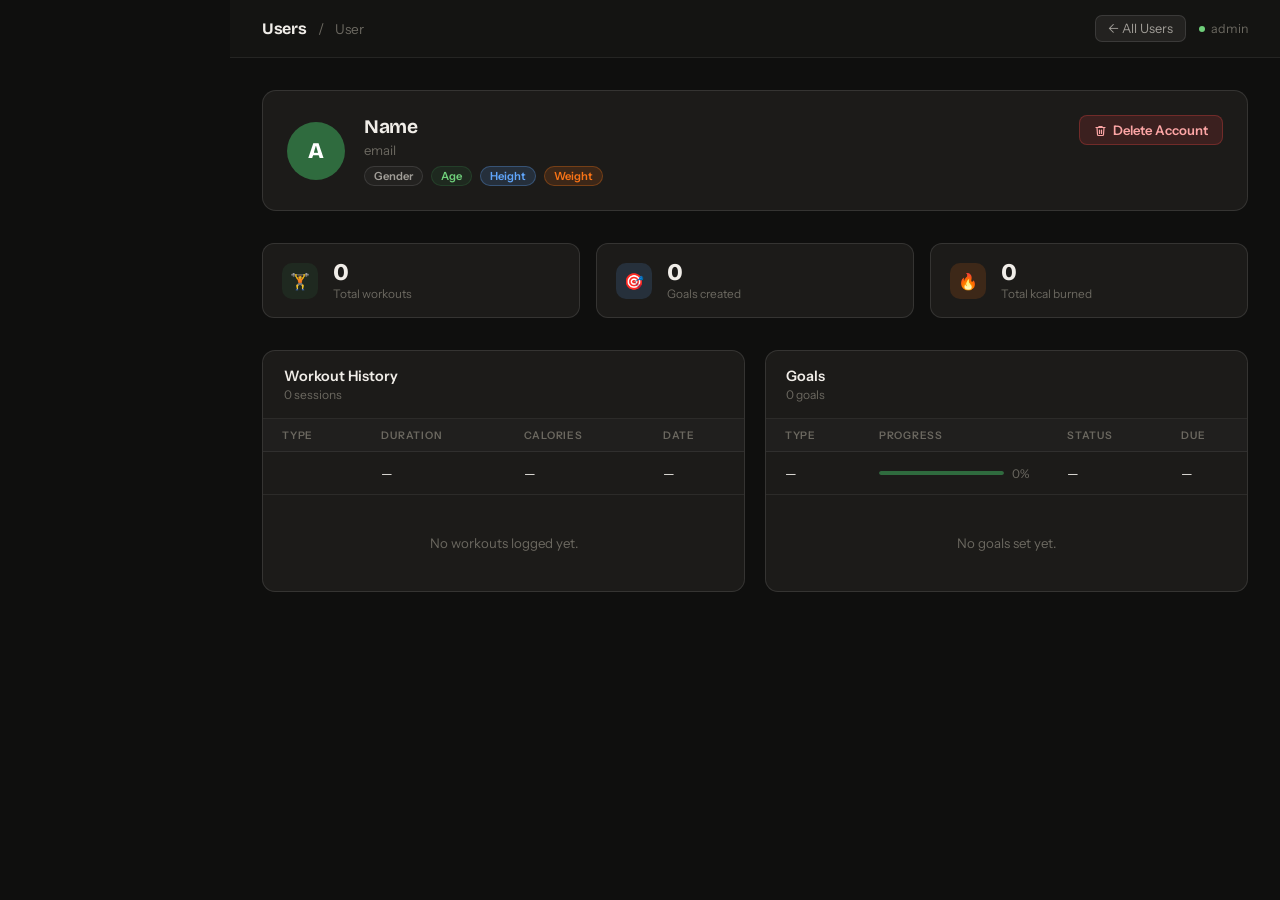
<file: src/main/resources/templates/admin/user-detail.html>
<!DOCTYPE html>
<html xmlns:th="http://www.thymeleaf.org" lang="en">
<head>
    <meta charset="UTF-8">
    <meta name="viewport" content="width=device-width, initial-scale=1.0">
    <title th:text="${user.name} + ' — FitTrack Admin'">User Detail</title>
    <link rel="preconnect" href="https://fonts.googleapis.com">
    <link href="https://fonts.googleapis.com/css2?family=Bricolage+Grotesque:opsz,wght@12..96,600;12..96,800&family=Instrument+Sans:wght@400;500;600&display=swap" rel="stylesheet">
    <style>
        *, *::before, *::after { box-sizing: border-box; margin: 0; padding: 0; }

        :root {
            --sidebar-w: 230px;
            --bg:        #0f0f0e;
            --sidebar:   #141412;
            --surface:   #1c1b19;
            --surface-2: #232220;
            --border:    rgba(255,255,255,0.07);
            --border-md: rgba(255,255,255,0.11);
            --ink:       #f0ede8;
            --ink-2:     #a09d97;
            --ink-3:     #6b6860;
            --accent:    #2f6b3e;
            --accent-lt: rgba(47,107,62,0.18);
            --accent-bd: rgba(47,107,62,0.35);
            --green:     #6fcf7a;
            --orange:    #f97316;
            --orange-lt: rgba(249,115,22,0.15);
            --blue:      #60a5fa;
            --blue-lt:   rgba(96,165,250,0.15);
            --teal:      #2dd4bf;
            --teal-lt:   rgba(45,212,191,0.15);
            --red:       #ef4444;
            --red-lt:    rgba(239,68,68,0.15);
            --red-bd:    rgba(239,68,68,0.3);
        }

        body {
            font-family: 'Instrument Sans', sans-serif;
            background: var(--bg);
            color: var(--ink);
            min-height: 100vh;
            display: flex;
        }

        /* SIDEBAR */
        .admin-sidebar { width: var(--sidebar-w); flex-shrink: 0; background: var(--sidebar); border-right: 1px solid var(--border); display: flex; flex-direction: column; position: fixed; top: 0; left: 0; bottom: 0; z-index: 100; }
        .as-logo { padding: 1.4rem 1.2rem 1.2rem; border-bottom: 1px solid var(--border); }
        .as-logo-link { display: flex; align-items: center; gap: 10px; text-decoration: none; }
        .as-logo-mark { width: 34px; height: 34px; background: var(--accent); border-radius: 9px; display: flex; align-items: center; justify-content: center; font-family: 'Bricolage Grotesque', sans-serif; font-weight: 800; font-size: 1rem; color: #fff; flex-shrink: 0; }
        .as-brand { font-family: 'Bricolage Grotesque', sans-serif; font-weight: 700; font-size: 1rem; color: var(--ink); letter-spacing: -0.02em; }
        .as-role { font-size: 0.68rem; color: var(--ink-3); margin-top: 1px; }
        .as-nav { flex: 1; padding: 1rem 0.7rem; overflow-y: auto; }
        .as-section-label { font-size: 0.62rem; font-weight: 700; letter-spacing: 0.1em; text-transform: uppercase; color: var(--ink-3); padding: 0.8rem 0.6rem 0.4rem; }
        .as-item { display: flex; align-items: center; gap: 9px; padding: 0.52rem 0.75rem; border-radius: 8px; font-size: 0.84rem; font-weight: 500; color: var(--ink-2); text-decoration: none; transition: background 0.12s, color 0.12s; margin-bottom: 2px; }
        .as-item:hover { background: rgba(255,255,255,0.05); color: var(--ink); }
        .as-active { background: var(--accent-lt) !important; color: var(--green) !important; font-weight: 600; }
        .as-icon { width: 15px; height: 15px; flex-shrink: 0; }
        .as-footer { padding: 0.9rem 1rem; border-top: 1px solid var(--border); display: flex; flex-direction: column; gap: 0.3rem; }
        .as-footer-link, .as-logout { display: flex; align-items: center; gap: 8px; padding: 0.5rem 0.6rem; border-radius: 7px; font-size: 0.8rem; color: var(--ink-3); text-decoration: none; transition: background 0.12s, color 0.12s; }
        .as-footer-link:hover { background: rgba(255,255,255,0.05); color: var(--ink-2); }
        .as-logout:hover { background: rgba(239,68,68,0.1); color: #fca5a5; }

        /* MAIN */
        .admin-main { margin-left: var(--sidebar-w); flex: 1; display: flex; flex-direction: column; min-height: 100vh; }

        .admin-topbar { height: 58px; padding: 0 2rem; display: flex; align-items: center; justify-content: space-between; border-bottom: 1px solid var(--border); background: var(--sidebar); position: sticky; top: 0; z-index: 50; }
        .topbar-left { display: flex; align-items: center; gap: 0.7rem; }
        .topbar-title { font-family: 'Bricolage Grotesque', sans-serif; font-size: 1rem; font-weight: 700; color: var(--ink); letter-spacing: -0.02em; }
        .topbar-sep { color: var(--ink-3); font-size: 0.9rem; }
        .topbar-sub { font-size: 0.85rem; color: var(--ink-3); }
        .topbar-right { display: flex; align-items: center; gap: 0.8rem; }

        .admin-tag { display: flex; align-items: center; gap: 6px; font-size: 0.78rem; color: var(--ink-3); }
        .admin-dot { width: 6px; height: 6px; border-radius: 50%; background: var(--green); animation: pulse 2s infinite; }
        @keyframes pulse { 0%,100%{opacity:1;transform:scale(1)} 50%{opacity:0.4;transform:scale(0.7)} }

        .btn-back { display: inline-flex; align-items: center; gap: 6px; padding: 5px 12px; background: var(--surface-2); border: 1px solid var(--border-md); border-radius: 7px; font-size: 0.8rem; color: var(--ink-2); text-decoration: none; transition: background 0.12s; }
        .btn-back:hover { background: rgba(255,255,255,0.07); color: var(--ink); }

        .admin-body { padding: 2rem; flex: 1; }

        /* PROFILE HEADER */
        .profile-header {
            display: flex;
            align-items: flex-start;
            justify-content: space-between;
            margin-bottom: 2rem;
            padding: 1.5rem;
            background: var(--surface);
            border: 1px solid var(--border-md);
            border-radius: 14px;
        }

        .ph-left { display: flex; align-items: center; gap: 1.2rem; }

        .ph-avatar {
            width: 58px; height: 58px;
            border-radius: 50%;
            background: var(--accent);
            color: #fff;
            font-family: 'Bricolage Grotesque', sans-serif;
            font-size: 1.4rem; font-weight: 800;
            display: flex; align-items: center; justify-content: center;
            flex-shrink: 0;
        }

        .ph-name { font-family: 'Bricolage Grotesque', sans-serif; font-size: 1.2rem; font-weight: 700; color: var(--ink); letter-spacing: -0.02em; margin-bottom: 0.25rem; }
        .ph-email { font-size: 0.82rem; color: var(--ink-3); margin-bottom: 0.5rem; }

        .ph-tags { display: flex; gap: 0.5rem; flex-wrap: wrap; }

        .ph-tag {
            display: inline-flex; align-items: center; gap: 4px;
            padding: 2px 9px; border-radius: 20px;
            font-size: 0.7rem; font-weight: 600;
        }

        .tag-gender  { background: var(--surface-2); color: var(--ink-2); border: 1px solid var(--border-md); }
        .tag-age     { background: var(--accent-lt); color: var(--green); border: 1px solid var(--accent-bd); }
        .tag-height  { background: var(--blue-lt); color: var(--blue); border: 1px solid rgba(96,165,250,0.3); }
        .tag-weight  { background: var(--orange-lt); color: var(--orange); border: 1px solid rgba(249,115,22,0.3); }

        .ph-actions { display: flex; gap: 0.6rem; align-items: center; }

        .btn-delete-user {
            display: inline-flex; align-items: center; gap: 6px;
            padding: 6px 14px;
            background: var(--red-lt);
            border: 1px solid var(--red-bd);
            border-radius: 8px;
            font-family: inherit; font-size: 0.82rem; font-weight: 600;
            color: #fca5a5; cursor: pointer;
            transition: background 0.12s;
        }

        .btn-delete-user:hover { background: rgba(239,68,68,0.25); }

        /* STATS ROW */
        .stats-row {
            display: grid;
            grid-template-columns: repeat(3, 1fr);
            gap: 1rem;
            margin-bottom: 2rem;
        }

        .stat-mini {
            background: var(--surface);
            border: 1px solid var(--border-md);
            border-radius: 12px;
            padding: 1rem 1.2rem;
            display: flex; align-items: center; gap: 0.9rem;
        }

        .sm-icon {
            width: 36px; height: 36px; border-radius: 10px;
            display: flex; align-items: center; justify-content: center;
            font-size: 1rem; flex-shrink: 0;
        }

        .smi-green  { background: var(--accent-lt); }
        .smi-blue   { background: var(--blue-lt); }
        .smi-orange { background: var(--orange-lt); }

        .sm-value { font-family: 'Bricolage Grotesque', sans-serif; font-size: 1.5rem; font-weight: 800; color: var(--ink); letter-spacing: -0.04em; line-height: 1; }
        .sm-label { font-size: 0.74rem; color: var(--ink-3); margin-top: 0.2rem; }

        /* CONTENT GRID */
        .content-grid { display: grid; grid-template-columns: 1fr 1fr; gap: 1.2rem; }

        /* TABLE CARD */
        .table-card { background: var(--surface); border: 1px solid var(--border-md); border-radius: 13px; overflow: hidden; }

        .tc-head { padding: 1rem 1.3rem; border-bottom: 1px solid var(--border); }
        .tc-title { font-size: 0.9rem; font-weight: 600; color: var(--ink); }
        .tc-sub { font-size: 0.75rem; color: var(--ink-3); margin-top: 2px; }

        .data-table { width: 100%; border-collapse: collapse; }
        .data-table th { padding: 0.6rem 1.2rem; font-size: 0.65rem; font-weight: 600; text-transform: uppercase; letter-spacing: 0.07em; color: var(--ink-3); text-align: left; background: rgba(255,255,255,0.02); border-bottom: 1px solid var(--border); }
        .data-table td { padding: 0.8rem 1.2rem; font-size: 0.82rem; color: var(--ink); vertical-align: middle; border-bottom: 1px solid var(--border); }
        .data-table tbody tr:last-child td { border-bottom: none; }
        .data-table tbody tr:hover td { background: rgba(255,255,255,0.025); }

        .wo-badge { display: inline-flex; align-items: center; gap: 4px; padding: 2px 8px; border-radius: 20px; font-size: 0.72rem; font-weight: 600; }
        .wo-run   { background: var(--accent-lt); color: var(--green); }
        .wo-gym   { background: var(--blue-lt);   color: var(--blue); }
        .wo-cycle { background: var(--orange-lt);  color: var(--orange); }

        .sb-active    { background: var(--accent-lt); color: var(--green); padding: 2px 8px; border-radius: 20px; font-size: 0.72rem; font-weight: 600; display: inline-block; }
        .sb-completed { background: var(--teal-lt); color: var(--teal); padding: 2px 8px; border-radius: 20px; font-size: 0.72rem; font-weight: 600; display: inline-block; }

        .prog-wrap { display: flex; align-items: center; gap: 8px; min-width: 100px; }
        .prog-track { flex: 1; height: 4px; border-radius: 4px; background: rgba(255,255,255,0.08); overflow: hidden; }
        .prog-fill { height: 100%; border-radius: 4px; background: var(--accent); }
        .prog-text { font-size: 0.75rem; color: var(--ink-3); white-space: nowrap; }

        .muted { color: var(--ink-3); font-size: 0.8rem; }

        .empty-row td { text-align: center; padding: 2.5rem !important; color: var(--ink-3); font-size: 0.83rem; }

        /* CONFIRM */
        .confirm-overlay { position: fixed; inset: 0; background: rgba(0,0,0,0.7); backdrop-filter: blur(4px); display: flex; align-items: center; justify-content: center; z-index: 1000; opacity: 0; visibility: hidden; transition: opacity 0.2s, visibility 0.2s; }
        .confirm-overlay.open { opacity: 1; visibility: visible; }
        .confirm-box { background: var(--surface); border: 1px solid var(--border-md); border-radius: 14px; padding: 1.8rem; max-width: 380px; width: calc(100% - 2rem); box-shadow: 0 24px 64px rgba(0,0,0,0.5); transform: translateY(8px); transition: transform 0.2s; }
        .confirm-overlay.open .confirm-box { transform: translateY(0); }
        .confirm-icon { font-size: 2rem; margin-bottom: 1rem; }
        .confirm-title { font-family: 'Bricolage Grotesque', sans-serif; font-size: 1.1rem; font-weight: 700; color: var(--ink); margin-bottom: 0.5rem; }
        .confirm-text { font-size: 0.85rem; color: var(--ink-3); margin-bottom: 1.5rem; line-height: 1.5; }
        .confirm-actions { display: flex; gap: 0.7rem; }
        .btn-cancel-confirm { flex: 1; padding: 0.75rem; background: var(--surface-2); border: 1px solid var(--border-md); border-radius: 9px; font-family: inherit; font-size: 0.87rem; font-weight: 600; color: var(--ink-2); cursor: pointer; transition: background 0.12s; }
        .btn-cancel-confirm:hover { background: rgba(255,255,255,0.08); }
        .btn-confirm-delete { flex: 1; padding: 0.75rem; background: var(--red); border: none; border-radius: 9px; font-family: inherit; font-size: 0.87rem; font-weight: 600; color: #fff; cursor: pointer; transition: background 0.12s; }
        .btn-confirm-delete:hover { background: #dc2626; }

        @media (max-width: 900px) { .content-grid { grid-template-columns: 1fr; } .stats-row { grid-template-columns: 1fr; } }
        @media (max-width: 700px) { .admin-sidebar { display: none; } .admin-main { margin-left: 0; } }
    </style>
</head>
<body>

<!-- SIDEBAR -->
<div th:replace="fragments/admin-nav :: adminNav('users')"></div>

<div class="admin-main">

    <!-- TOP BAR -->
    <div class="admin-topbar">
        <div class="topbar-left">
            <span class="topbar-title">Users</span>
            <span class="topbar-sep">/</span>
            <span class="topbar-sub" th:text="${user.name}">User</span>
        </div>
        <div class="topbar-right">
            <a href="/admin/users" class="btn-back">← All Users</a>
            <div class="admin-tag">
                <span class="admin-dot"></span>
                <span th:text="${session.admin?.username}">admin</span>
            </div>
        </div>
    </div>

    <!-- BODY -->
    <div class="admin-body" th:object="${user}">

        <!-- PROFILE HEADER -->
        <div class="profile-header">
            <div class="ph-left">
                <div class="ph-avatar" th:text="*{name.substring(0,1).toUpperCase()}">A</div>
                <div>
                    <div class="ph-name" th:text="*{name}">Name</div>
                    <div class="ph-email" th:text="*{email}">email</div>
                    <div class="ph-tags">
                        <span class="ph-tag tag-gender" th:text="*{gender}">Gender</span>
                        <span class="ph-tag tag-age"    th:text="*{age} + ' yrs'">Age</span>
                        <span class="ph-tag tag-height" th:text="*{height} + ' cm'">Height</span>
                        <span class="ph-tag tag-weight" th:text="*{weight} + ' kg'">Weight</span>
                    </div>
                </div>
            </div>
            <div class="ph-actions">
                <button class="btn-delete-user" type="button" onclick="openConfirm()">
                    <svg width="13" height="13" viewBox="0 0 13 13" fill="none">
                        <path d="M2 3.5h9M5 3.5V2.5h3v1M5.5 6v3.5M7.5 6v3.5" stroke="currentColor" stroke-width="1.2" stroke-linecap="round"/>
                        <path d="M3 3.5l.5 7a1 1 0 001 1h4a1 1 0 001-1l.5-7" stroke="currentColor" stroke-width="1.2" stroke-linecap="round"/>
                    </svg>
                    Delete Account
                </button>
            </div>
        </div>

        <!-- STATS -->
        <div class="stats-row">
            <div class="stat-mini">
                <div class="sm-icon smi-green">🏋️</div>
                <div>
                    <div class="sm-value" th:text="${workouts.size()}">0</div>
                    <div class="sm-label">Total workouts</div>
                </div>
            </div>
            <div class="stat-mini">
                <div class="sm-icon smi-blue">🎯</div>
                <div>
                    <div class="sm-value" th:text="${goals.size()}">0</div>
                    <div class="sm-label">Goals created</div>
                </div>
            </div>
            <div class="stat-mini">
                <div class="sm-icon smi-orange">🔥</div>
                <div>
                    <div class="sm-value"
                         th:text="${workouts.isEmpty() ? 0 : #aggregates.sum(workouts.![duration * 10])}">0</div>
                    <div class="sm-label">Total kcal burned</div>
                </div>
            </div>
        </div>

        <!-- CONTENT GRID -->
        <div class="content-grid">

            <!-- WORKOUTS -->
            <div class="table-card">
                <div class="tc-head">
                    <div class="tc-title">Workout History</div>
                    <div class="tc-sub" th:text="${workouts.size()} + ' sessions logged'">0 sessions</div>
                </div>
                <table class="data-table">
                    <thead>
                        <tr>
                            <th>Type</th>
                            <th>Duration</th>
                            <th>Calories</th>
                            <th>Date</th>
                        </tr>
                    </thead>
                    <tbody>
                        <tr th:each="w : ${workouts}">
                            <td>
                                <span class="wo-badge"
                                      th:classappend="${w.workout.name() == 'RUNNING'} ? 'wo-run' :
                                                     (${w.workout.name() == 'GYM'} ? 'wo-gym' : 'wo-cycle')"
                                      th:text="${#strings.capitalize(w.workout.name().toLowerCase())}">
                                </span>
                            </td>
                            <td class="muted" th:text="${w.duration} + ' min'">—</td>
                            <td class="muted" th:text="${w.duration * 10} + ' kcal'">—</td>
                            <td class="muted" th:text="${w.date}">—</td>
                        </tr>
                        <tr class="empty-row" th:if="${workouts.isEmpty()}">
                            <td colspan="4">No workouts logged yet.</td>
                        </tr>
                    </tbody>
                </table>
            </div>

            <!-- GOALS -->
            <div class="table-card">
                <div class="tc-head">
                    <div class="tc-title">Goals</div>
                    <div class="tc-sub" th:text="${goals.size()} + ' goals created'">0 goals</div>
                </div>
                <table class="data-table">
                    <thead>
                        <tr>
                            <th>Type</th>
                            <th>Progress</th>
                            <th>Status</th>
                            <th>Due</th>
                        </tr>
                    </thead>
                    <tbody>
                        <tr th:each="g : ${goals}"
                            th:with="pct=${g.targetValue == 0 ? 0 :
                                        (g.currentValue * 100.0 / g.targetValue > 100 ? 100 :
                                         g.currentValue * 100.0 / g.targetValue)}">
                            <td class="muted"
                                th:text="${g.goalType.toString().replace('_',' ')}">—</td>
                            <td>
                                <div class="prog-wrap">
                                    <div class="prog-track">
                                        <div class="prog-fill" th:style="'width:' + ${pct} + '%'"></div>
                                    </div>
                                    <span class="prog-text"
                                          th:text="${#numbers.formatDecimal(pct,0,0)} + '%'">0%</span>
                                </div>
                            </td>
                            <td>
                                <span th:classappend="${g.status == 'ACTIVE'} ? 'sb-active' : 'sb-completed'"
                                      th:text="${g.status}">—</span>
                            </td>
                            <td class="muted" th:text="${g.endDate}">—</td>
                        </tr>
                        <tr class="empty-row" th:if="${goals.isEmpty()}">
                            <td colspan="4">No goals set yet.</td>
                        </tr>
                    </tbody>
                </table>
            </div>

        </div>
    </div>
</div>

<!-- DELETE CONFIRM -->
<div class="confirm-overlay" id="confirmOverlay">
    <div class="confirm-box">
        <div class="confirm-icon">⚠️</div>
        <div class="confirm-title">Delete This Account?</div>
        <div class="confirm-text"
             th:text="'This will permanently delete the account for ' + ${user.name} + ' and all associated data. This cannot be undone.'">
        </div>
        <div class="confirm-actions">
            <button class="btn-cancel-confirm" onclick="closeConfirm()">Cancel</button>
            <form action="/admin/users/delete" method="post" style="flex:1;">
                <input type="hidden" name="email" th:value="${user.email}">
                <button type="submit" class="btn-confirm-delete" style="width:100%;">Delete</button>
            </form>
        </div>
    </div>
</div>

<script>
    function openConfirm()  { document.getElementById('confirmOverlay').classList.add('open');    document.body.style.overflow = 'hidden'; }
    function closeConfirm() { document.getElementById('confirmOverlay').classList.remove('open'); document.body.style.overflow = ''; }
    document.getElementById('confirmOverlay').addEventListener('click', e => { if (e.target === this) closeConfirm(); });
</script>

</body>
</html>
</file>
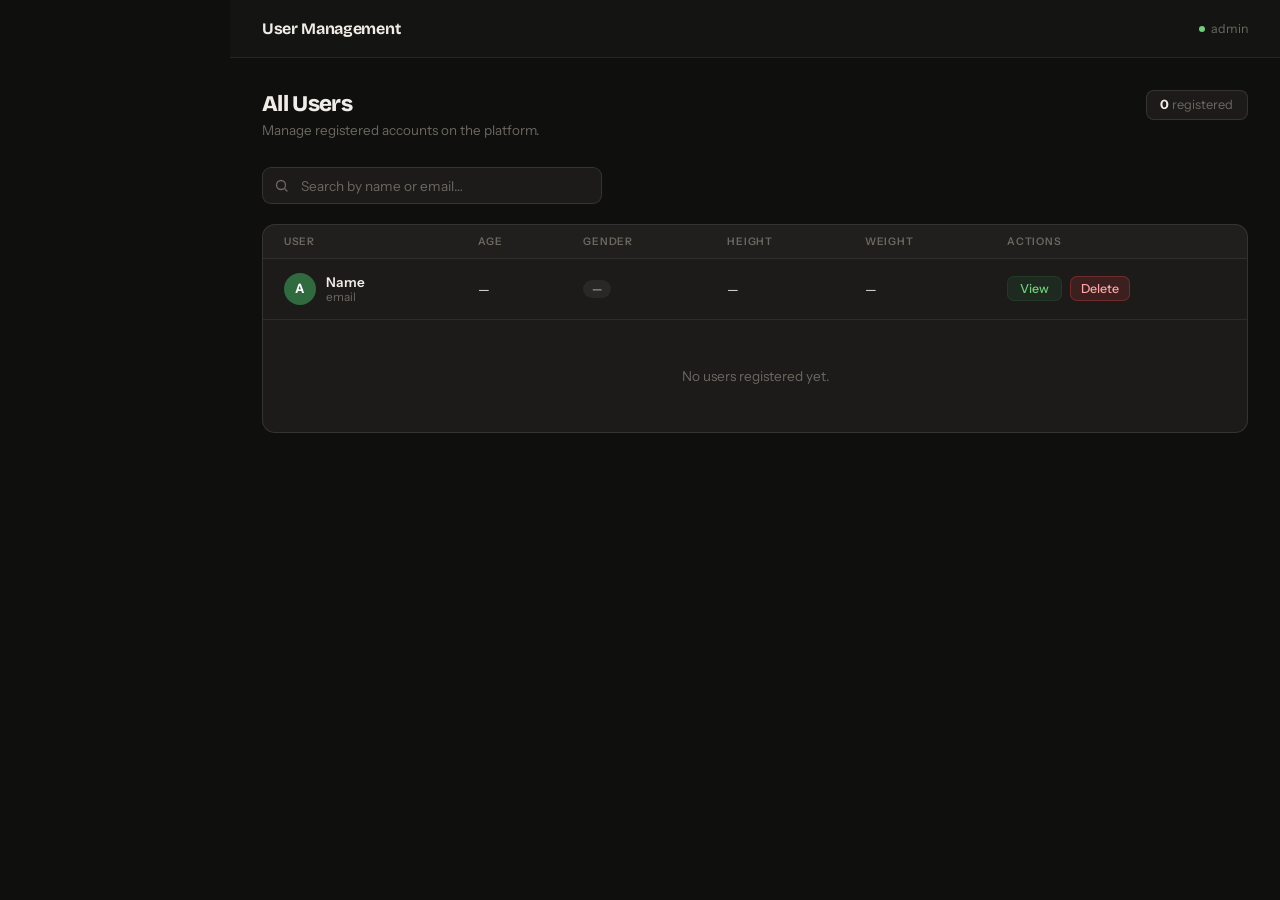
<file: src/main/resources/templates/admin/users.html>
<!DOCTYPE html>
<html xmlns:th="http://www.thymeleaf.org" lang="en">
<head>
    <meta charset="UTF-8">
    <meta name="viewport" content="width=device-width, initial-scale=1.0">
    <title>Users — FitTrack Admin</title>
    <link rel="preconnect" href="https://fonts.googleapis.com">
    <link href="https://fonts.googleapis.com/css2?family=Bricolage+Grotesque:opsz,wght@12..96,600;12..96,800&family=Instrument+Sans:wght@400;500;600&display=swap" rel="stylesheet">
    <style>
        *, *::before, *::after { box-sizing: border-box; margin: 0; padding: 0; }

        :root {
            --sidebar-w: 230px;
            --bg:        #0f0f0e;
            --sidebar:   #141412;
            --surface:   #1c1b19;
            --surface-2: #232220;
            --border:    rgba(255,255,255,0.07);
            --border-md: rgba(255,255,255,0.11);
            --ink:       #f0ede8;
            --ink-2:     #a09d97;
            --ink-3:     #6b6860;
            --accent:    #2f6b3e;
            --accent-lt: rgba(47,107,62,0.18);
            --green:     #6fcf7a;
            --red:       #ef4444;
            --red-lt:    rgba(239,68,68,0.15);
            --red-bd:    rgba(239,68,68,0.3);
        }

        body {
            font-family: 'Instrument Sans', sans-serif;
            background: var(--bg);
            color: var(--ink);
            min-height: 100vh;
            display: flex;
        }

        /* ── SIDEBAR (shared styles) ── */
        .admin-sidebar {
            width: var(--sidebar-w);
            flex-shrink: 0;
            background: var(--sidebar);
            border-right: 1px solid var(--border);
            display: flex;
            flex-direction: column;
            position: fixed;
            top: 0; left: 0; bottom: 0;
            z-index: 100;
        }

        .as-logo { padding: 1.4rem 1.2rem 1.2rem; border-bottom: 1px solid var(--border); }
        .as-logo-link { display: flex; align-items: center; gap: 10px; text-decoration: none; }
        .as-logo-mark { width: 34px; height: 34px; background: var(--accent); border-radius: 9px; display: flex; align-items: center; justify-content: center; font-family: 'Bricolage Grotesque', sans-serif; font-weight: 800; font-size: 1rem; color: #fff; flex-shrink: 0; }
        .as-brand { font-family: 'Bricolage Grotesque', sans-serif; font-weight: 700; font-size: 1rem; color: var(--ink); letter-spacing: -0.02em; }
        .as-role { font-size: 0.68rem; color: var(--ink-3); margin-top: 1px; }
        .as-nav { flex: 1; padding: 1rem 0.7rem; overflow-y: auto; }
        .as-section-label { font-size: 0.62rem; font-weight: 700; letter-spacing: 0.1em; text-transform: uppercase; color: var(--ink-3); padding: 0.8rem 0.6rem 0.4rem; }
        .as-item { display: flex; align-items: center; gap: 9px; padding: 0.52rem 0.75rem; border-radius: 8px; font-size: 0.84rem; font-weight: 500; color: var(--ink-2); text-decoration: none; transition: background 0.12s, color 0.12s; margin-bottom: 2px; }
        .as-item:hover { background: rgba(255,255,255,0.05); color: var(--ink); }
        .as-active { background: var(--accent-lt) !important; color: var(--green) !important; font-weight: 600; }
        .as-icon { width: 15px; height: 15px; flex-shrink: 0; }
        .as-footer { padding: 0.9rem 1rem; border-top: 1px solid var(--border); display: flex; flex-direction: column; gap: 0.3rem; }
        .as-footer-link, .as-logout { display: flex; align-items: center; gap: 8px; padding: 0.5rem 0.6rem; border-radius: 7px; font-size: 0.8rem; color: var(--ink-3); text-decoration: none; transition: background 0.12s, color 0.12s; }
        .as-footer-link:hover { background: rgba(255,255,255,0.05); color: var(--ink-2); }
        .as-logout:hover { background: rgba(239,68,68,0.1); color: #fca5a5; }

        /* ── MAIN ── */
        .admin-main { margin-left: var(--sidebar-w); flex: 1; display: flex; flex-direction: column; min-height: 100vh; }

        .admin-topbar { height: 58px; padding: 0 2rem; display: flex; align-items: center; justify-content: space-between; border-bottom: 1px solid var(--border); background: var(--sidebar); position: sticky; top: 0; z-index: 50; }
        .topbar-title { font-family: 'Bricolage Grotesque', sans-serif; font-size: 1rem; font-weight: 700; color: var(--ink); letter-spacing: -0.02em; }
        .topbar-right { display: flex; align-items: center; gap: 1rem; }
        .admin-tag { display: flex; align-items: center; gap: 6px; font-size: 0.78rem; color: var(--ink-3); }
        .admin-dot { width: 6px; height: 6px; border-radius: 50%; background: var(--green); animation: pulse 2s infinite; }
        @keyframes pulse { 0%,100%{opacity:1;transform:scale(1)} 50%{opacity:0.4;transform:scale(0.7)} }

        .admin-body { padding: 2rem; flex: 1; }

        .page-heading { display: flex; align-items: flex-start; justify-content: space-between; margin-bottom: 1.8rem; }
        .page-title { font-family: 'Bricolage Grotesque', sans-serif; font-size: 1.4rem; font-weight: 800; color: var(--ink); letter-spacing: -0.03em; }
        .page-subtitle { font-size: 0.84rem; color: var(--ink-3); margin-top: 0.3rem; }

        .total-badge {
            background: var(--surface);
            border: 1px solid var(--border-md);
            border-radius: 8px;
            padding: 0.4rem 0.85rem;
            font-size: 0.8rem;
            color: var(--ink-3);
        }

        .total-badge strong { color: var(--ink); }

        /* SEARCH */
        .search-row {
            margin-bottom: 1.2rem;
        }

        .search-input {
            width: 100%;
            max-width: 340px;
            padding: 0.62rem 1rem 0.62rem 2.4rem;
            background: var(--surface);
            border: 1px solid var(--border-md);
            border-radius: 9px;
            font-family: 'Instrument Sans', sans-serif;
            font-size: 0.85rem;
            color: var(--ink);
            outline: none;
            transition: border-color 0.15s;
            background-image: url("data:image/svg+xml,%3Csvg xmlns='http://www.w3.org/2000/svg' width='14' height='14' viewBox='0 0 14 14' fill='none'%3E%3Ccircle cx='6' cy='6' r='4.5' stroke='%236b6860' stroke-width='1.3'/%3E%3Cpath d='M9.5 9.5L12 12' stroke='%236b6860' stroke-width='1.3' stroke-linecap='round'/%3E%3C/svg%3E");
            background-repeat: no-repeat;
            background-position: 0.75rem center;
        }

        .search-input:focus { border-color: var(--accent); }
        .search-input::placeholder { color: var(--ink-3); }

        /* TABLE CARD */
        .table-card { background: var(--surface); border: 1px solid var(--border-md); border-radius: 13px; overflow: hidden; }

        .data-table { width: 100%; border-collapse: collapse; }

        .data-table th { padding: 0.65rem 1.3rem; font-size: 0.65rem; font-weight: 600; text-transform: uppercase; letter-spacing: 0.07em; color: var(--ink-3); text-align: left; background: rgba(255,255,255,0.02); border-bottom: 1px solid var(--border); white-space: nowrap; }

        .data-table td { padding: 0.85rem 1.3rem; font-size: 0.83rem; color: var(--ink); vertical-align: middle; border-bottom: 1px solid var(--border); }

        .data-table tbody tr:last-child td { border-bottom: none; }
        .data-table tbody tr:hover td { background: rgba(255,255,255,0.025); }

        /* CELLS */
        .user-cell { display: flex; align-items: center; gap: 10px; }

        .user-avatar {
            width: 32px; height: 32px; border-radius: 50%;
            background: var(--accent); color: #fff;
            font-size: 0.8rem; font-weight: 700;
            display: flex; align-items: center; justify-content: center;
            flex-shrink: 0;
        }

        .user-name { font-size: 0.84rem; font-weight: 600; color: var(--ink); }
        .user-email-text { font-size: 0.74rem; color: var(--ink-3); }

        .gender-badge {
            display: inline-block;
            padding: 2px 9px;
            border-radius: 20px;
            font-size: 0.72rem;
            font-weight: 600;
            background: rgba(255,255,255,0.06);
            color: var(--ink-2);
        }

        .muted { color: var(--ink-3); font-size: 0.81rem; }

        /* ACTIONS */
        .action-cell { display: flex; align-items: center; gap: 0.5rem; }

        .btn-view {
            padding: 4px 12px;
            border-radius: 7px;
            font-size: 0.78rem;
            font-weight: 500;
            color: var(--green);
            background: var(--accent-lt);
            text-decoration: none;
            border: 1px solid rgba(47,107,62,0.25);
            transition: background 0.12s;
            white-space: nowrap;
        }

        .btn-view:hover { background: rgba(47,107,62,0.28); }

        .btn-delete {
            padding: 4px 10px;
            border-radius: 7px;
            font-size: 0.78rem;
            font-weight: 500;
            color: #fca5a5;
            background: var(--red-lt);
            border: 1px solid var(--red-bd);
            cursor: pointer;
            font-family: inherit;
            transition: background 0.12s;
            white-space: nowrap;
        }

        .btn-delete:hover { background: rgba(239,68,68,0.25); }

        /* EMPTY */
        .empty-row td { text-align: center; padding: 3rem !important; color: var(--ink-3); font-size: 0.85rem; }

        /* CONFIRM OVERLAY */
        .confirm-overlay {
            position: fixed; inset: 0;
            background: rgba(0,0,0,0.7);
            backdrop-filter: blur(4px);
            display: flex; align-items: center; justify-content: center;
            z-index: 1000;
            opacity: 0; visibility: hidden;
            transition: opacity 0.2s, visibility 0.2s;
        }

        .confirm-overlay.open { opacity: 1; visibility: visible; }

        .confirm-box {
            background: var(--surface);
            border: 1px solid var(--border-md);
            border-radius: 14px;
            padding: 1.8rem;
            max-width: 380px;
            width: calc(100% - 2rem);
            box-shadow: 0 24px 64px rgba(0,0,0,0.5);
            transform: translateY(8px);
            transition: transform 0.2s;
        }

        .confirm-overlay.open .confirm-box { transform: translateY(0); }

        .confirm-icon { font-size: 2rem; margin-bottom: 1rem; }
        .confirm-title { font-family: 'Bricolage Grotesque', sans-serif; font-size: 1.1rem; font-weight: 700; color: var(--ink); margin-bottom: 0.5rem; }
        .confirm-text { font-size: 0.85rem; color: var(--ink-3); margin-bottom: 1.5rem; line-height: 1.5; }
        .confirm-email { color: var(--ink-2); font-weight: 600; }

        .confirm-actions { display: flex; gap: 0.7rem; }

        .btn-cancel-confirm {
            flex: 1; padding: 0.75rem;
            background: var(--surface-2);
            border: 1px solid var(--border-md);
            border-radius: 9px;
            font-family: inherit; font-size: 0.87rem; font-weight: 600;
            color: var(--ink-2); cursor: pointer;
            transition: background 0.12s;
        }

        .btn-cancel-confirm:hover { background: rgba(255,255,255,0.08); }

        .btn-confirm-delete {
            flex: 1; padding: 0.75rem;
            background: var(--red);
            border: none; border-radius: 9px;
            font-family: inherit; font-size: 0.87rem; font-weight: 600;
            color: #fff; cursor: pointer;
            transition: background 0.12s;
        }

        .btn-confirm-delete:hover { background: #dc2626; }

        @media (max-width: 700px) {
            .admin-sidebar { display: none; }
            .admin-main { margin-left: 0; }
        }
    </style>
</head>
<body>

<!-- SIDEBAR -->
<div th:replace="fragments/admin-nav :: adminNav('users')"></div>

<div class="admin-main">

    <!-- TOP BAR -->
    <div class="admin-topbar">
        <div class="topbar-title">User Management</div>
        <div class="topbar-right">
            <div class="admin-tag">
                <span class="admin-dot"></span>
                <span th:text="${session.admin?.username}">admin</span>
            </div>
        </div>
    </div>

    <!-- BODY -->
    <div class="admin-body">

        <div class="page-heading">
            <div>
                <div class="page-title">All Users</div>
                <div class="page-subtitle">Manage registered accounts on the platform.</div>
            </div>
            <div class="total-badge">
                <strong th:text="${users.size()}">0</strong> registered
            </div>
        </div>

        <!-- SEARCH -->
        <div class="search-row">
            <input type="text" class="search-input" id="searchInput"
                   placeholder="Search by name or email…" oninput="filterUsers()">
        </div>

        <!-- TABLE -->
        <div class="table-card">
            <table class="data-table" id="usersTable">
                <thead>
                    <tr>
                        <th>User</th>
                        <th>Age</th>
                        <th>Gender</th>
                        <th>Height</th>
                        <th>Weight</th>
                        <th>Actions</th>
                    </tr>
                </thead>
                <tbody>
                    <tr th:each="u : ${users}"
                        th:attr="data-name=${u.name.toLowerCase()}, data-email=${u.email.toLowerCase()}">
                        <td>
                            <div class="user-cell">
                                <div class="user-avatar"
                                     th:text="${u.name.substring(0,1).toUpperCase()}">A</div>
                                <div>
                                    <div class="user-name" th:text="${u.name}">Name</div>
                                    <div class="user-email-text" th:text="${u.email}">email</div>
                                </div>
                            </div>
                        </td>
                        <td class="muted" th:text="${u.age} + ' yrs'">—</td>
                        <td>
                            <span class="gender-badge" th:text="${u.gender}">—</span>
                        </td>
                        <td class="muted" th:text="${u.height} + ' cm'">—</td>
                        <td class="muted" th:text="${u.weight} + ' kg'">—</td>
                        <td>
                            <div class="action-cell">
                                <a th:href="@{/admin/users/detail(email=${u.email})}"
                                   class="btn-view">View</a>
                                <button class="btn-delete"
                                        th:attr="onclick='confirmDelete(\'' + ${u.email} + '\', \'' + ${u.name} + '\')'"
                                        type="button">Delete</button>
                            </div>
                        </td>
                    </tr>
                    <tr class="empty-row" th:if="${users.isEmpty()}">
                        <td colspan="6">No users registered yet.</td>
                    </tr>
                </tbody>
            </table>
        </div>

    </div>
</div>

<!-- DELETE CONFIRM MODAL -->
<div class="confirm-overlay" id="confirmOverlay">
    <div class="confirm-box">
        <div class="confirm-icon">⚠️</div>
        <div class="confirm-title">Delete User Account?</div>
        <div class="confirm-text">
            This will permanently delete the account for
            <span class="confirm-email" id="confirmName">—</span>
            and all associated workouts and goals. This action cannot be undone.
        </div>
        <div class="confirm-actions">
            <button class="btn-cancel-confirm" onclick="closeConfirm()">Cancel</button>
            <form id="deleteForm" action="/admin/users/delete" method="post" style="flex:1;">
                <input type="hidden" name="email" id="deleteEmailInput">
                <button type="submit" class="btn-confirm-delete" style="width:100%;">Delete</button>
            </form>
        </div>
    </div>
</div>

<script>
    function confirmDelete(email, name) {
        document.getElementById('confirmName').textContent = name + ' (' + email + ')';
        document.getElementById('deleteEmailInput').value = email;
        document.getElementById('confirmOverlay').classList.add('open');
        document.body.style.overflow = 'hidden';
    }

    function closeConfirm() {
        document.getElementById('confirmOverlay').classList.remove('open');
        document.body.style.overflow = '';
    }

    document.getElementById('confirmOverlay').addEventListener('click', function(e) {
        if (e.target === this) closeConfirm();
    });

    function filterUsers() {
        const q = document.getElementById('searchInput').value.toLowerCase();
        document.querySelectorAll('#usersTable tbody tr[data-name]').forEach(row => {
            const name  = row.dataset.name  || '';
            const email = row.dataset.email || '';
            row.style.display = (name.includes(q) || email.includes(q)) ? '' : 'none';
        });
    }
</script>

</body>
</html>
</file>
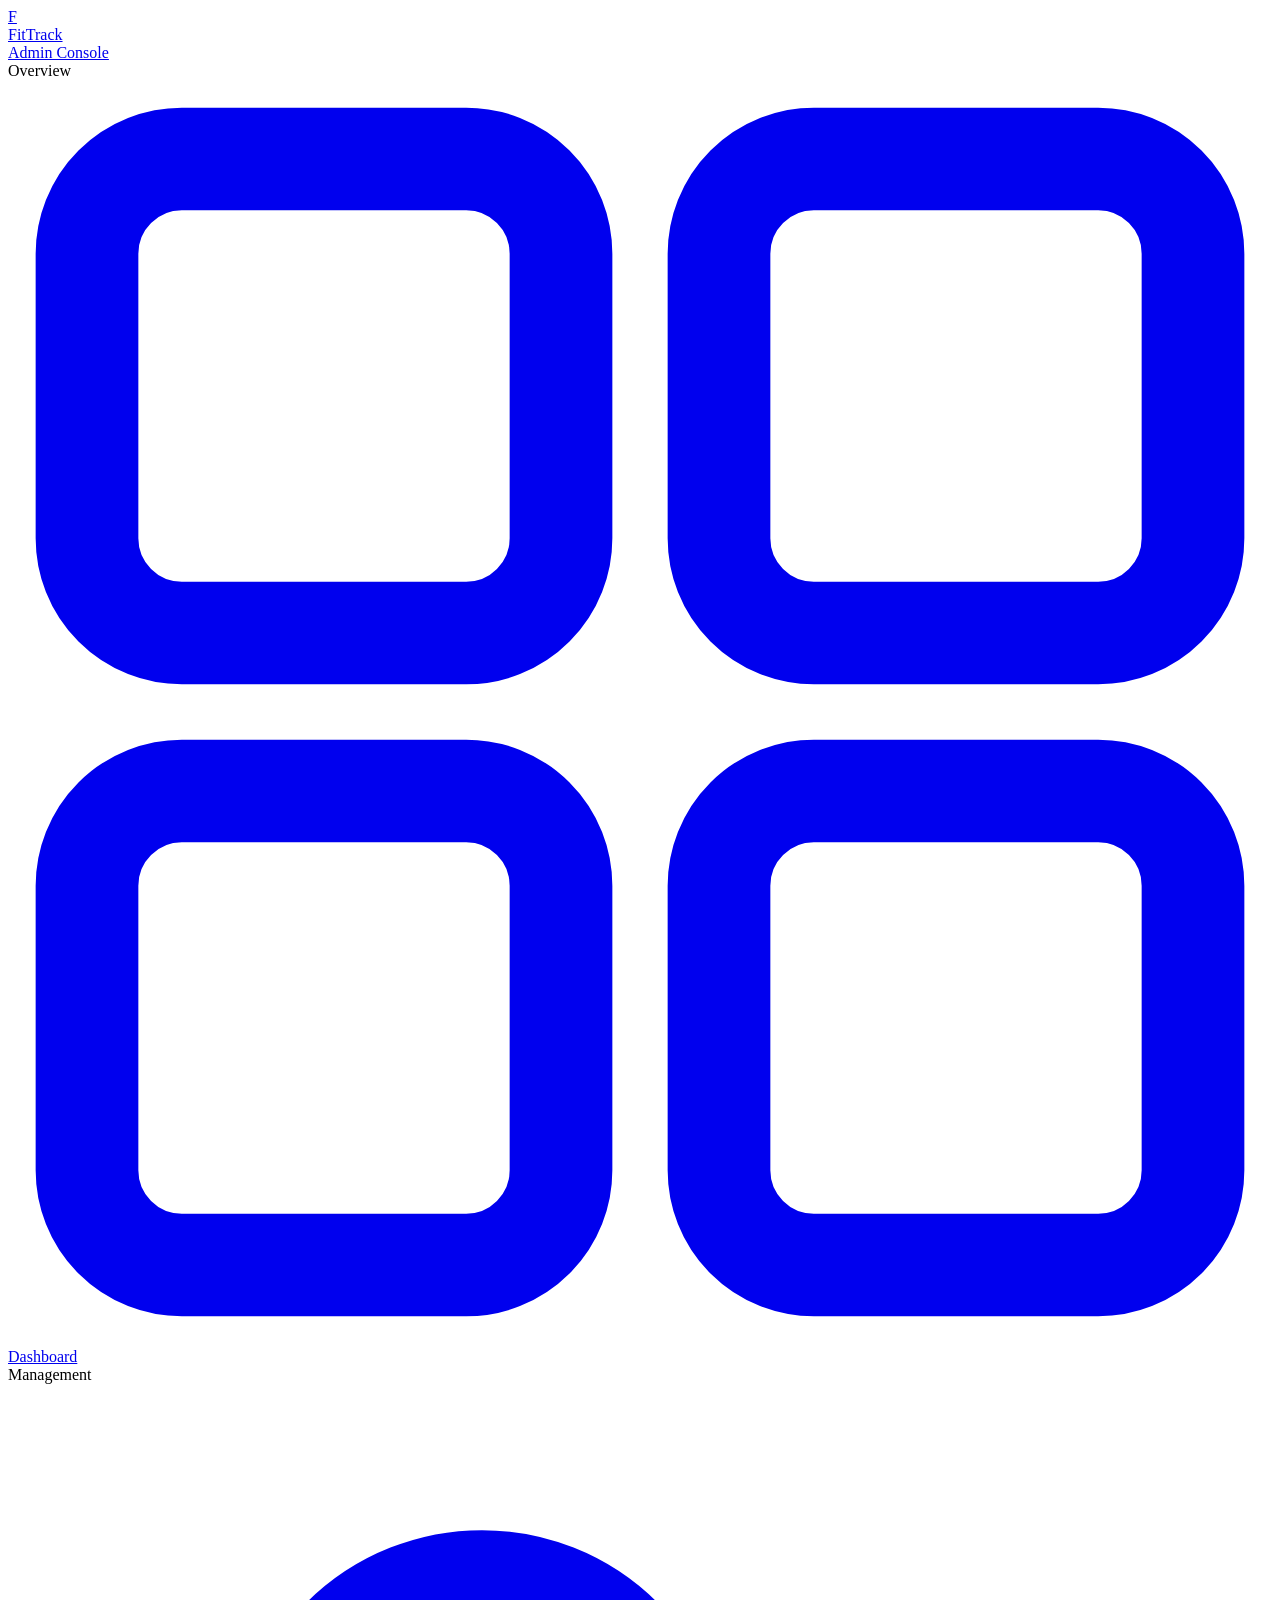
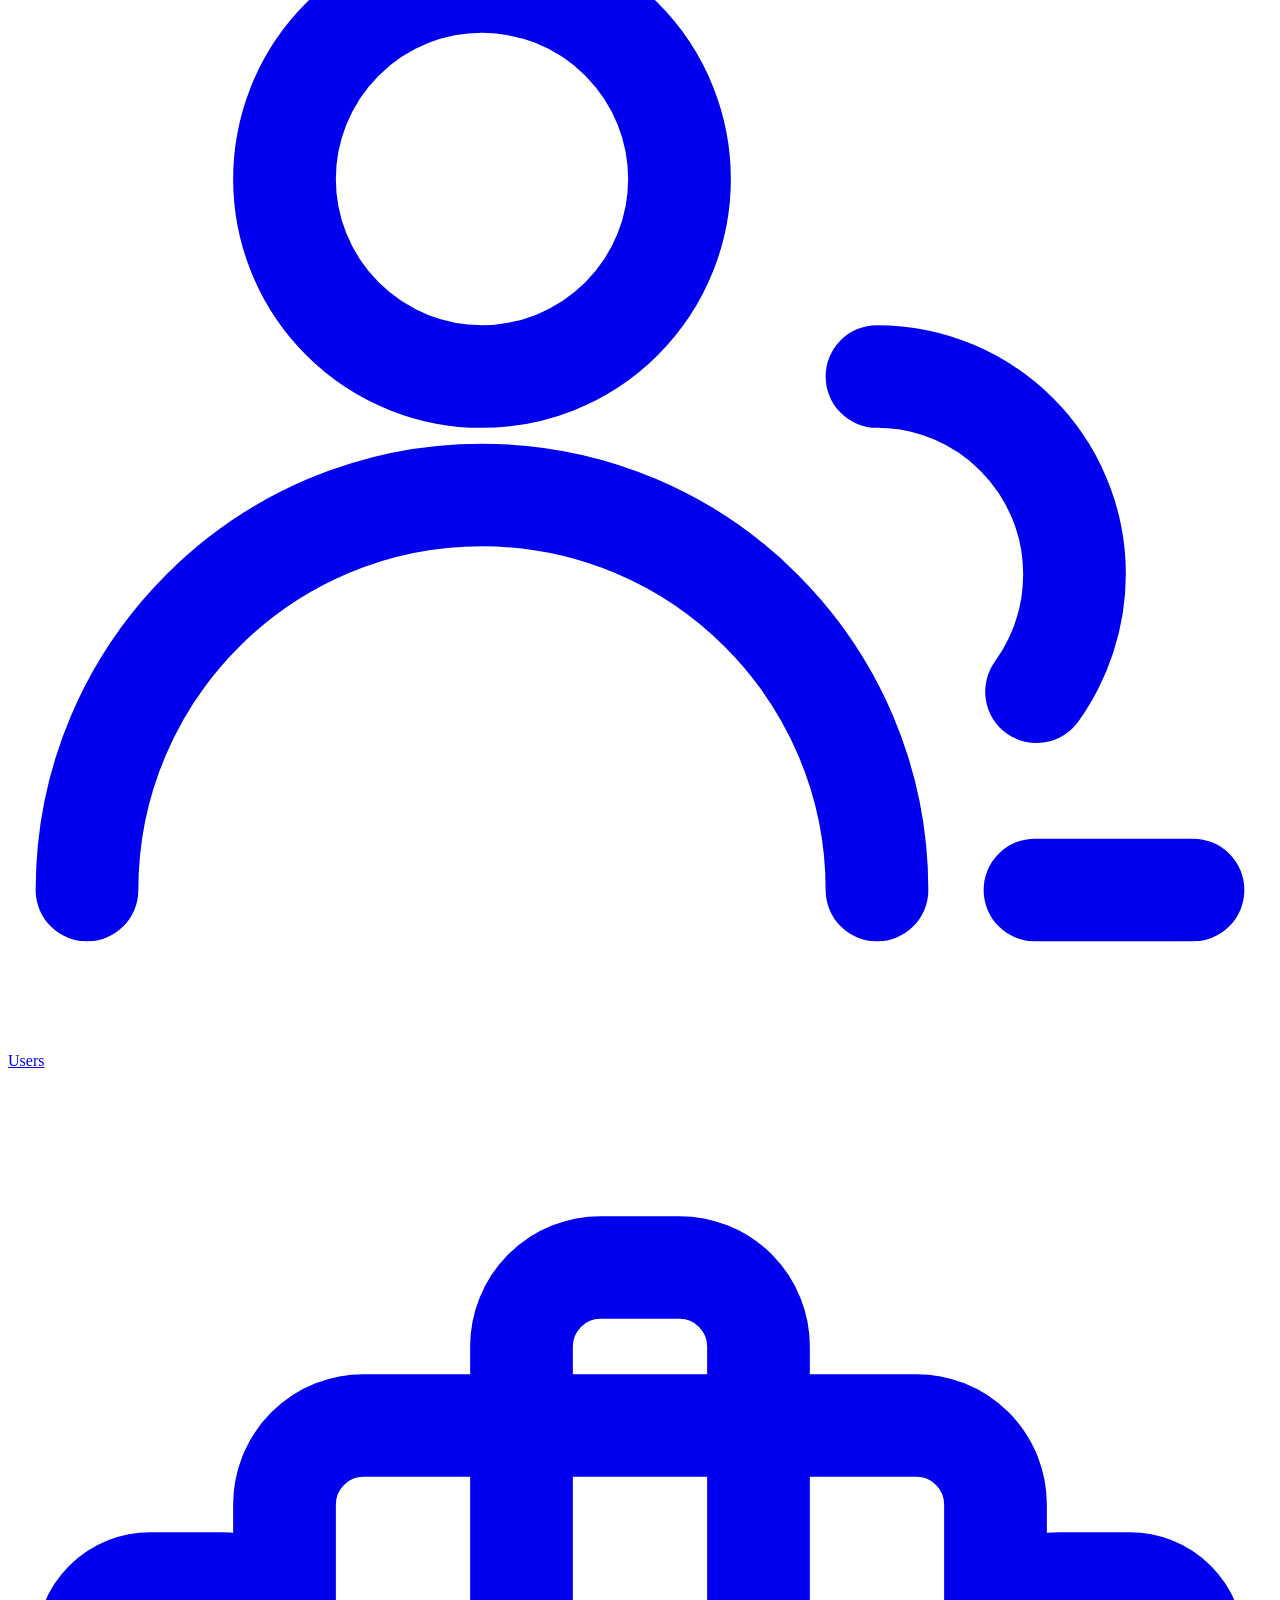
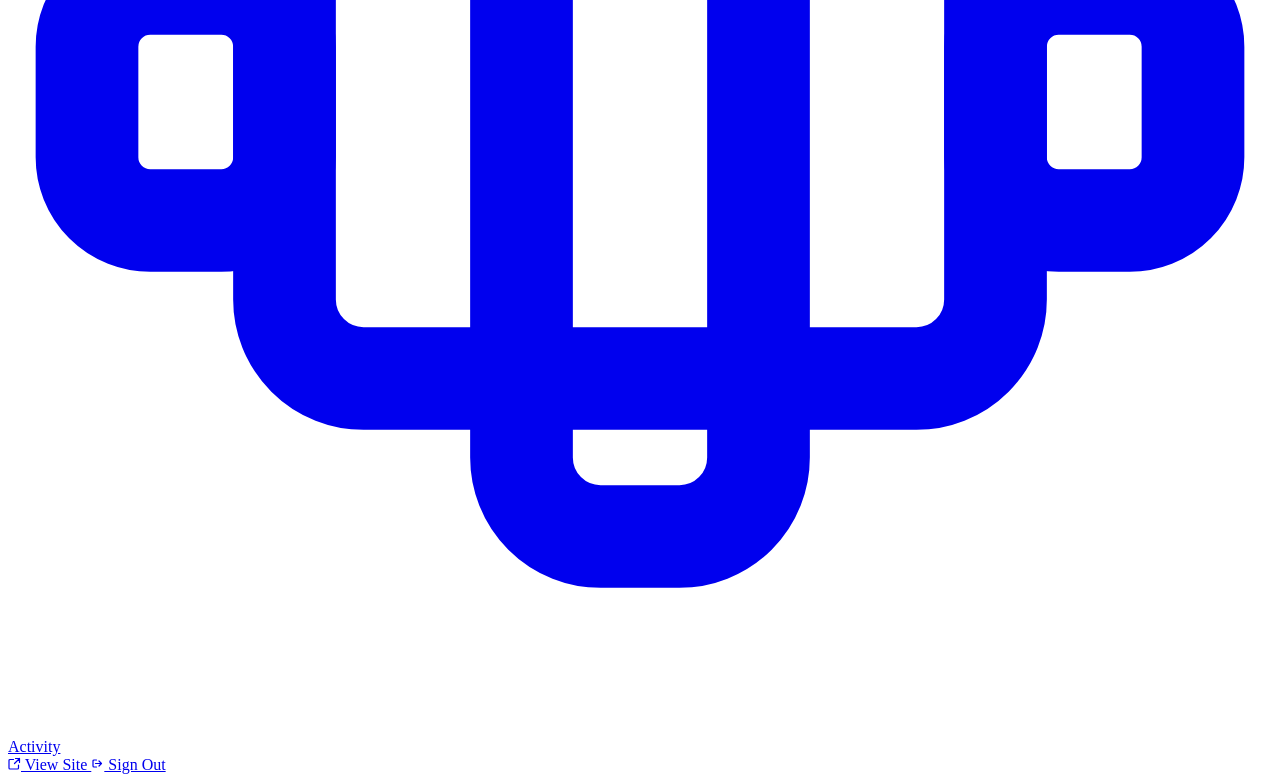
<file: src/main/resources/templates/fragments/admin-nav.html>
<!DOCTYPE html>
<html xmlns:th="http://www.thymeleaf.org" lang="en">
<body>

<aside th:fragment="adminNav(activePage)" class="admin-sidebar">

    <!-- LOGO -->
    <div class="as-logo">
        <a href="/admin/dashboard" class="as-logo-link">
            <div class="as-logo-mark">F</div>
            <div class="as-logo-text">
                <div class="as-brand">FitTrack</div>
                <div class="as-role">Admin Console</div>
            </div>
        </a>
    </div>

    <!-- NAV -->
    <nav class="as-nav">
        <div class="as-section-label">Overview</div>

        <a href="/admin/dashboard" class="as-item"
           th:classappend="${activePage == 'dashboard'} ? ' as-active'">
            <svg class="as-icon" viewBox="0 0 16 16" fill="none">
                <rect x="1" y="1" width="6" height="6" rx="1.2" stroke="currentColor" stroke-width="1.3"/>
                <rect x="9" y="1" width="6" height="6" rx="1.2" stroke="currentColor" stroke-width="1.3"/>
                <rect x="1" y="9" width="6" height="6" rx="1.2" stroke="currentColor" stroke-width="1.3"/>
                <rect x="9" y="9" width="6" height="6" rx="1.2" stroke="currentColor" stroke-width="1.3"/>
            </svg>
            Dashboard
        </a>

        <div class="as-section-label">Management</div>

        <a href="/admin/users" class="as-item"
           th:classappend="${activePage == 'users'} ? ' as-active'">
            <svg class="as-icon" viewBox="0 0 16 16" fill="none">
                <circle cx="6" cy="5" r="2.5" stroke="currentColor" stroke-width="1.3"/>
                <path d="M1 14c0-2.761 2.239-5 5-5s5 2.239 5 5" stroke="currentColor" stroke-width="1.3" stroke-linecap="round"/>
                <path d="M11 7.5c1.38 0 2.5 1.12 2.5 2.5 0 .55-.18 1.07-.48 1.49M13 14h2" stroke="currentColor" stroke-width="1.3" stroke-linecap="round"/>
            </svg>
            Users
        </a>

        <a href="/admin/dashboard" class="as-item"
           th:classappend="${activePage == 'workouts'} ? ' as-active'">
            <svg class="as-icon" viewBox="0 0 16 16" fill="none">
                <rect x="1" y="6.5" width="2.5" height="3" rx="0.8" stroke="currentColor" stroke-width="1.3"/>
                <rect x="12.5" y="6.5" width="2.5" height="3" rx="0.8" stroke="currentColor" stroke-width="1.3"/>
                <rect x="3.5" y="4.5" width="9" height="7" rx="1" stroke="currentColor" stroke-width="1.3"/>
                <rect x="6.5" y="2.5" width="3" height="11" rx="1" stroke="currentColor" stroke-width="1.3"/>
            </svg>
            Activity
        </a>
    </nav>

    <!-- FOOTER -->
    <div class="as-footer">
        <a href="/" class="as-footer-link" target="_blank">
            <svg width="13" height="13" viewBox="0 0 13 13" fill="none">
                <path d="M5.5 2.5H2a1 1 0 00-1 1v7.5a1 1 0 001 1h7.5a1 1 0 001-1V8" stroke="currentColor" stroke-width="1.2" stroke-linecap="round"/>
                <path d="M7.5 1.5h4v4M11.5 1.5l-5 5" stroke="currentColor" stroke-width="1.2" stroke-linecap="round" stroke-linejoin="round"/>
            </svg>
            View Site
        </a>
        <a href="/admin/logout" class="as-logout">
            <svg width="13" height="13" viewBox="0 0 13 13" fill="none">
                <path d="M4.5 6.5h6M8 4l2.5 2.5L8 9" stroke="currentColor" stroke-width="1.2" stroke-linecap="round" stroke-linejoin="round"/>
                <path d="M5.5 3H3a1 1 0 00-1 1v5a1 1 0 001 1h2.5" stroke="currentColor" stroke-width="1.2" stroke-linecap="round"/>
            </svg>
            Sign Out
        </a>
    </div>

</aside>

</body>
</html>
</file>
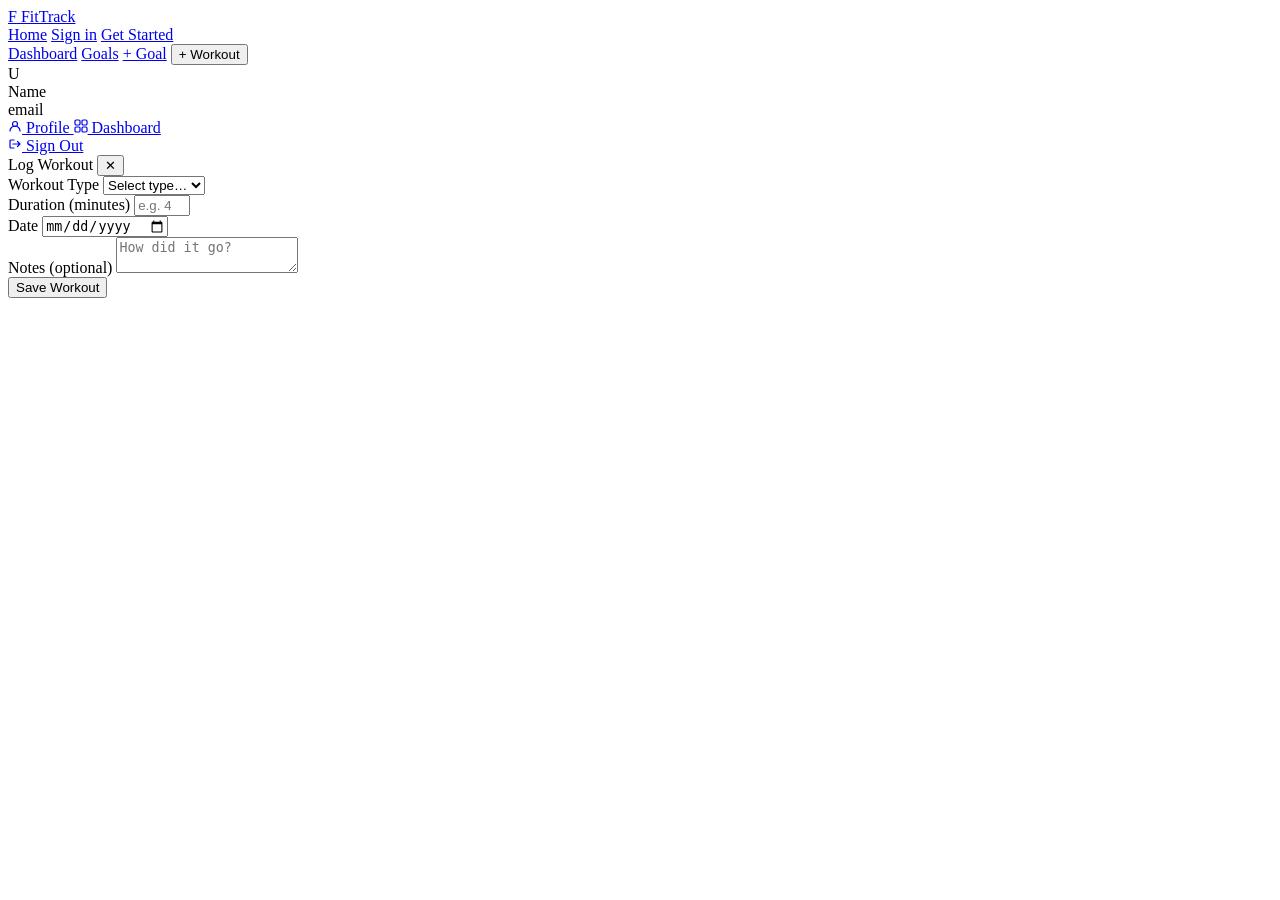
<file: src/main/resources/templates/fragments/navbar.html>
<!DOCTYPE html>
<html xmlns:th="http://www.thymeleaf.org" lang="en">
<body>

<th:block th:fragment="navbar(activeTab)">

<nav>

    <!-- LOGO -->
    <a class="nav-logo" href="/">
        <span class="logo-mark">F</span>
        FitTrack
    </a>

    <div class="nav-right">

        <!-- NOT LOGGED IN -->
        <div th:if="${session.user == null}" style="display:flex;align-items:center;gap:0.25rem;">
            <a class="nav-link" th:classappend="${activeTab == 'home'} ? ' active'" href="/">Home</a>
            <a class="nav-link" th:classappend="${activeTab == 'signin'} ? ' active'" href="/auth/signin">Sign in</a>
            <a class="nav-link btn-nav" th:classappend="${activeTab == 'signup'} ? ' active'" href="/auth/signup">Get Started</a>
        </div>

        <!-- LOGGED IN -->
        <div th:if="${session.user != null}" class="nav-right-auth">

            <!-- Dashboard link -->
            <a class="nav-link"
               th:classappend="${activeTab == 'dashboard'} ? ' active'"
               href="/dashboard">Dashboard</a>

            <!-- My Goals -->
            <a class="nav-link"
               th:classappend="${activeTab == 'goals'} ? ' active'"
               href="/dashboard/goals">Goals</a>

            <!-- Add Goal -->
            <a href="/dashboard/setGoal" class="nav-link"
               th:classappend="${activeTab == 'goal'} ? ' active'">+ Goal</a>

            <!-- Add Workout -->
            <button class="btn-nav" onclick="openModal()">
                + Workout
            </button>

            <!-- Profile dropdown -->
            <div class="profile-dropdown">
                <div class="profile-icon">
                    <span th:text="${session.user.name.substring(0,1).toUpperCase()}">U</span>
                </div>
                <div class="dropdown-menu-custom">
                    <div class="dropdown-header">
                        <div class="dh-name" th:text="${session.user.name}">Name</div>
                        <div class="dh-email" th:text="${session.user.email}">email</div>
                    </div>
                    <div class="dropdown-divider"></div>
                    <a href="/dashboard/profile" class="dropdown-item">
                        <svg width="14" height="14" viewBox="0 0 14 14" fill="none"><circle cx="7" cy="5" r="2.5" stroke="currentColor" stroke-width="1.2"/><path d="M2 12c0-2.761 2.239-5 5-5s5 2.239 5 5" stroke="currentColor" stroke-width="1.2" stroke-linecap="round"/></svg>
                        Profile
                    </a>
                    <a href="/dashboard" class="dropdown-item">
                        <svg width="14" height="14" viewBox="0 0 14 14" fill="none"><rect x="1" y="1" width="5" height="5" rx="1.2" stroke="currentColor" stroke-width="1.2"/><rect x="8" y="1" width="5" height="5" rx="1.2" stroke="currentColor" stroke-width="1.2"/><rect x="1" y="8" width="5" height="5" rx="1.2" stroke="currentColor" stroke-width="1.2"/><rect x="8" y="8" width="5" height="5" rx="1.2" stroke="currentColor" stroke-width="1.2"/></svg>
                        Dashboard
                    </a>
                    <div class="dropdown-divider"></div>
                    <a href="/auth/logout" class="dropdown-item dropdown-item-danger">
                        <svg width="14" height="14" viewBox="0 0 14 14" fill="none"><path d="M5 7h7M9.5 4.5L12 7l-2.5 2.5" stroke="currentColor" stroke-width="1.2" stroke-linecap="round" stroke-linejoin="round"/><path d="M6 3H3a1 1 0 00-1 1v6a1 1 0 001 1h3" stroke="currentColor" stroke-width="1.2" stroke-linecap="round"/></svg>
                        Sign Out
                    </a>
                </div>
            </div>

        </div>

    </div>

</nav>

<!-- WORKOUT MODAL — available on every authenticated page -->
<div th:if="${session.user != null}" class="modal-overlay" id="workoutModal">
    <div class="modal-box">
        <div class="modal-head">
            <span class="modal-title">Log Workout</span>
            <button class="modal-close" onclick="closeModal()">&#x2715;</button>
        </div>
        <div class="modal-body">
            <form action="/Workouts/add" method="post">
                <div class="m-group">
                    <label class="m-label">Workout Type</label>
                    <select name="workoutName" class="m-select" required>
                        <option value="">Select type&hellip;</option>
                        <option value="RUNNING">&#x1F3C3; Running</option>
                        <option value="GYM">&#x1F4AA; Gym</option>
                        <option value="CYCLING">&#x1F6B4; Cycling</option>
                    </select>
                </div>
                <div class="m-group">
                    <label class="m-label">Duration (minutes)</label>
                    <input type="number" name="duration" class="m-input"
                           placeholder="e.g. 45" min="1" max="600" required>
                </div>
                <div class="m-group">
                    <label class="m-label">Date</label>
                    <input type="date" name="date" id="modal-date-input" class="m-input" required>
                </div>
                <div class="m-group">
                    <label class="m-label">Notes (optional)</label>
                    <textarea name="notes" class="m-textarea" placeholder="How did it go?"></textarea>
                </div>
                <button type="submit" class="btn-save">Save Workout</button>
            </form>
        </div>
    </div>
</div>

<script th:if="${session.user != null}">
    function openModal() {
        document.getElementById('workoutModal').classList.add('open');
        document.body.style.overflow = 'hidden';
        var d = document.getElementById('modal-date-input');
        if (d && !d.value) d.valueAsDate = new Date();
    }
    function closeModal() {
        document.getElementById('workoutModal').classList.remove('open');
        document.body.style.overflow = '';
    }
    document.getElementById('workoutModal').addEventListener('click', function(e) {
        if (e.target === this) closeModal();
    });
</script>

</th:block>

</body>
</html>
</file>
